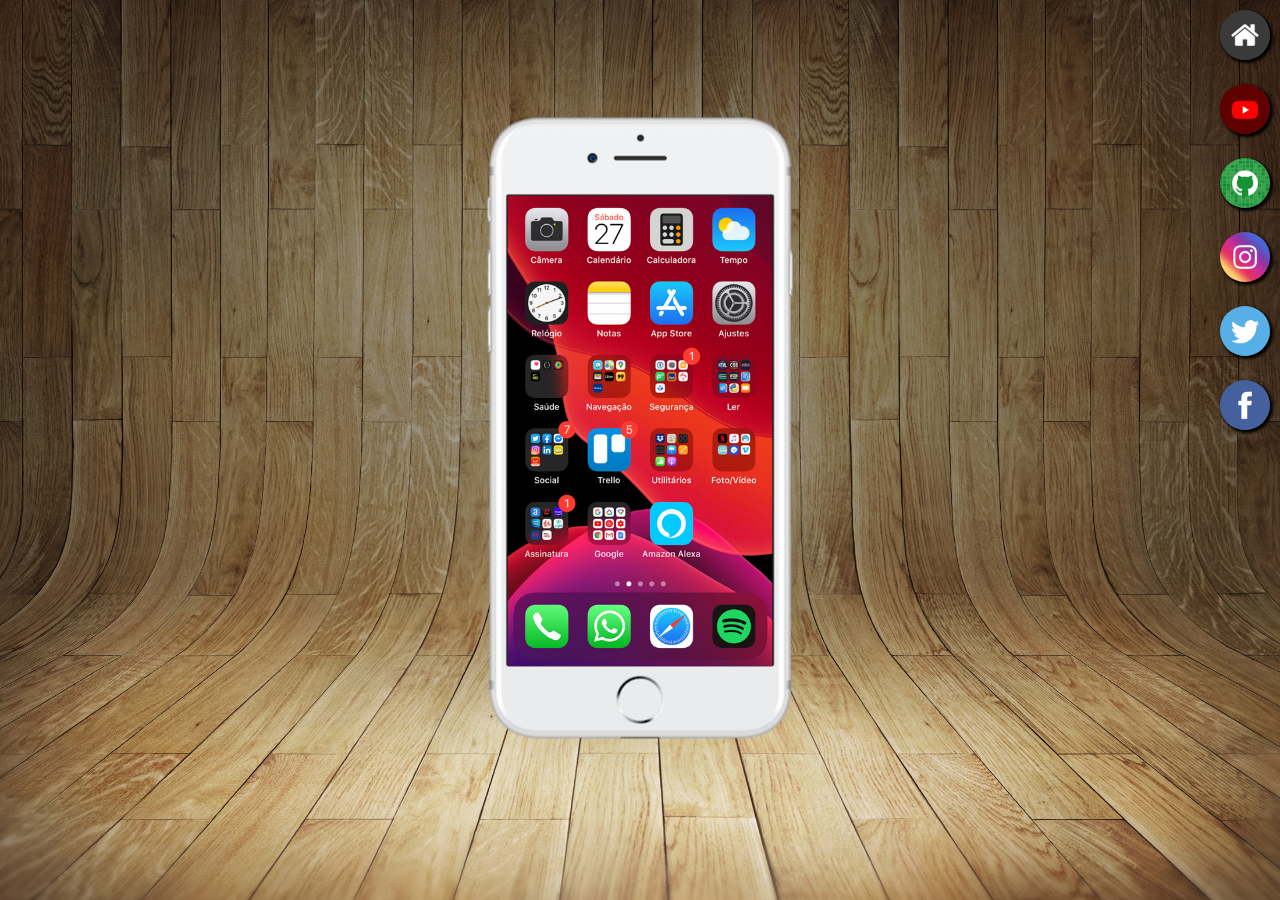
<file: index.html>
<!DOCTYPE html>
<html lang="pt-br">
<head>
    <meta charset="UTF-8">
    <meta name="viewport" content="width=device-width, initial-scale=1.0">
    <link rel="shortcut icon" href="cross.ico" type="image/x-icon">
    <link rel="stylesheet" href="style.css">
    <title>Projeto Sociais</title>

</head>
<body>
    <main>
        <section id="telefone">
            <iframe src="home.html" frameborder="0" name="tela" id="tela">

            </iframe>
        </section>
        <section id="redes-sociais">
            <a href="home.html" target="tela"><img src="imagens/logo-home.jpg" alt="home"></a> <br>
            <a href="youtube.html" target="tela"><img src="imagens/logo-youtube.jpg" alt="youtube"></a> <br>
            <a href="#" target="tela"><img src="imagens/logo-github.jpg" alt="github"></a> <br>
            <a href="#" target="tela"><img src="imagens/logo-instagram.jpg" alt="instagram"></a> <br>
            <a href="twitter.html" target="tela"><img src="imagens/logo-twitter.jpg" alt="twitter"></a> <br>
            <a href="facebook.html" target="tela"><img src="imagens/logo-facebook.jpg" alt="facebook"></a>
        </section>
    </main>
</body>
</html>
</file>
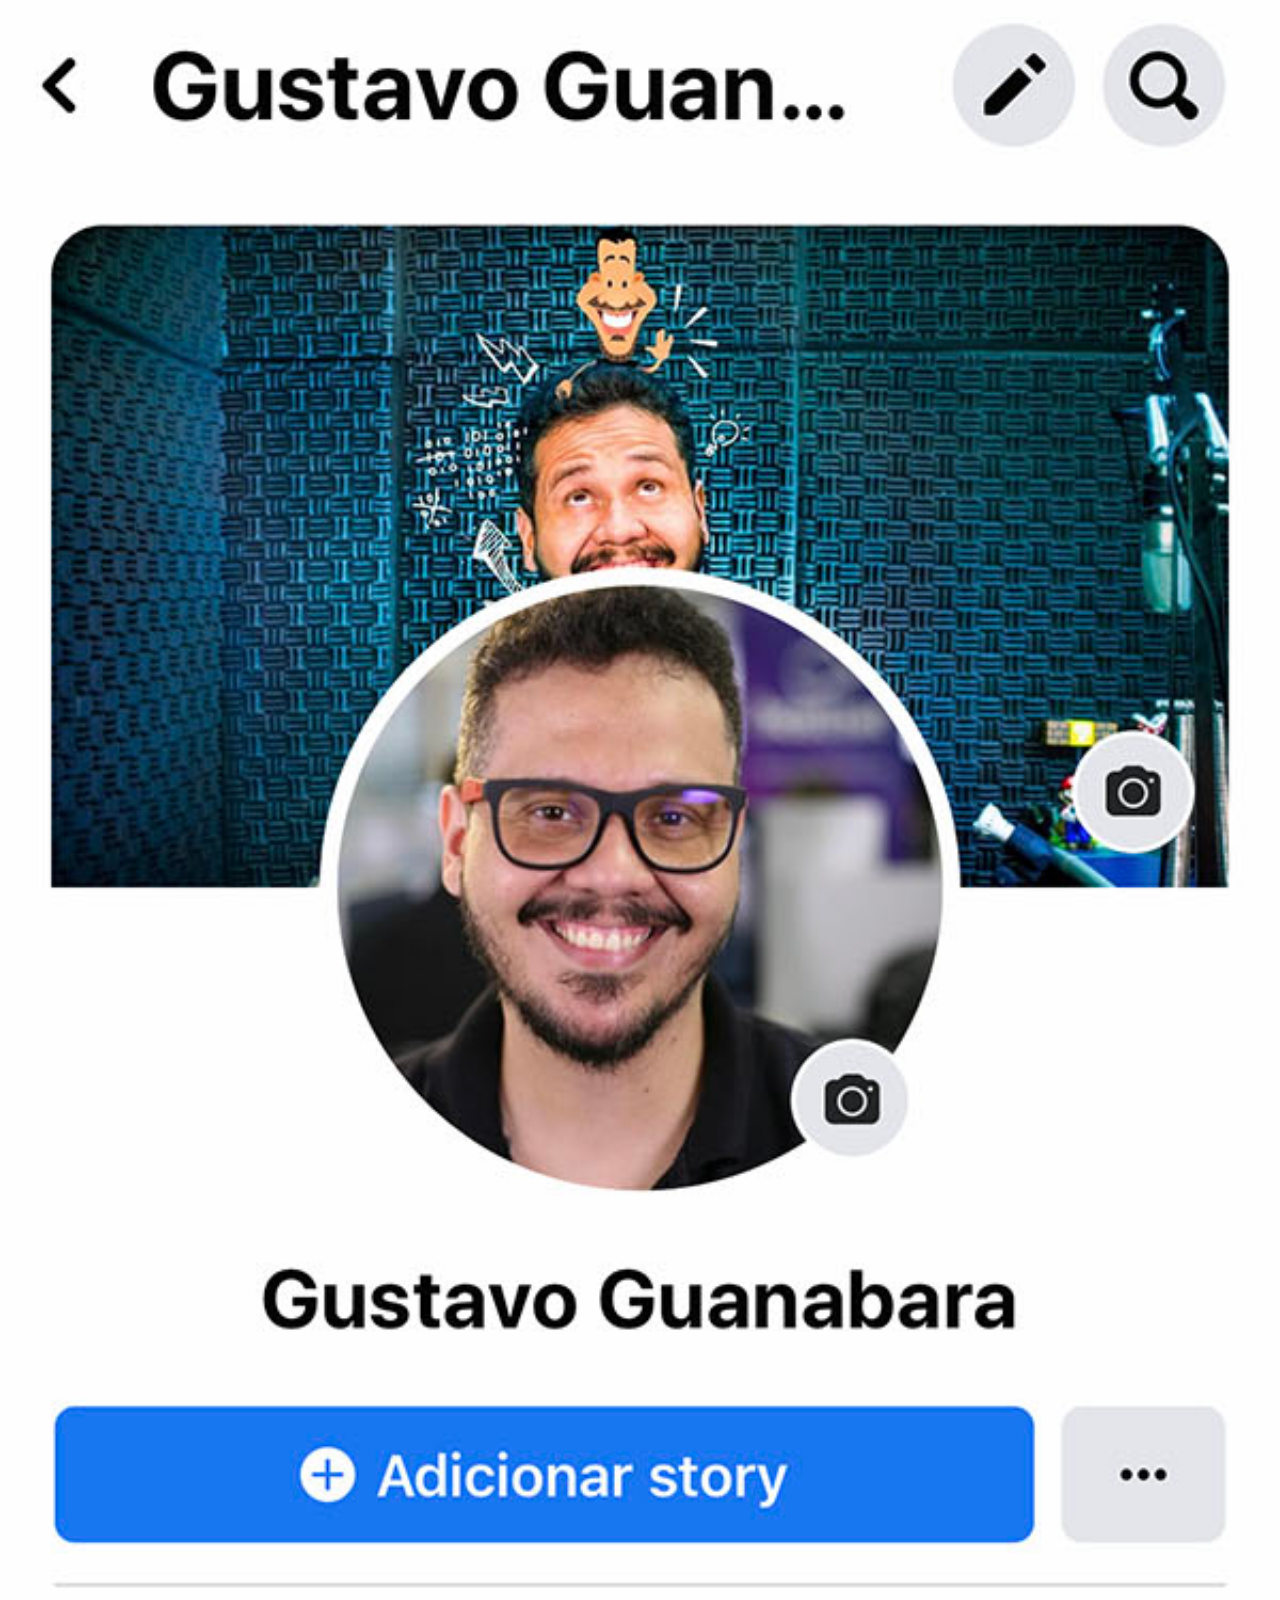
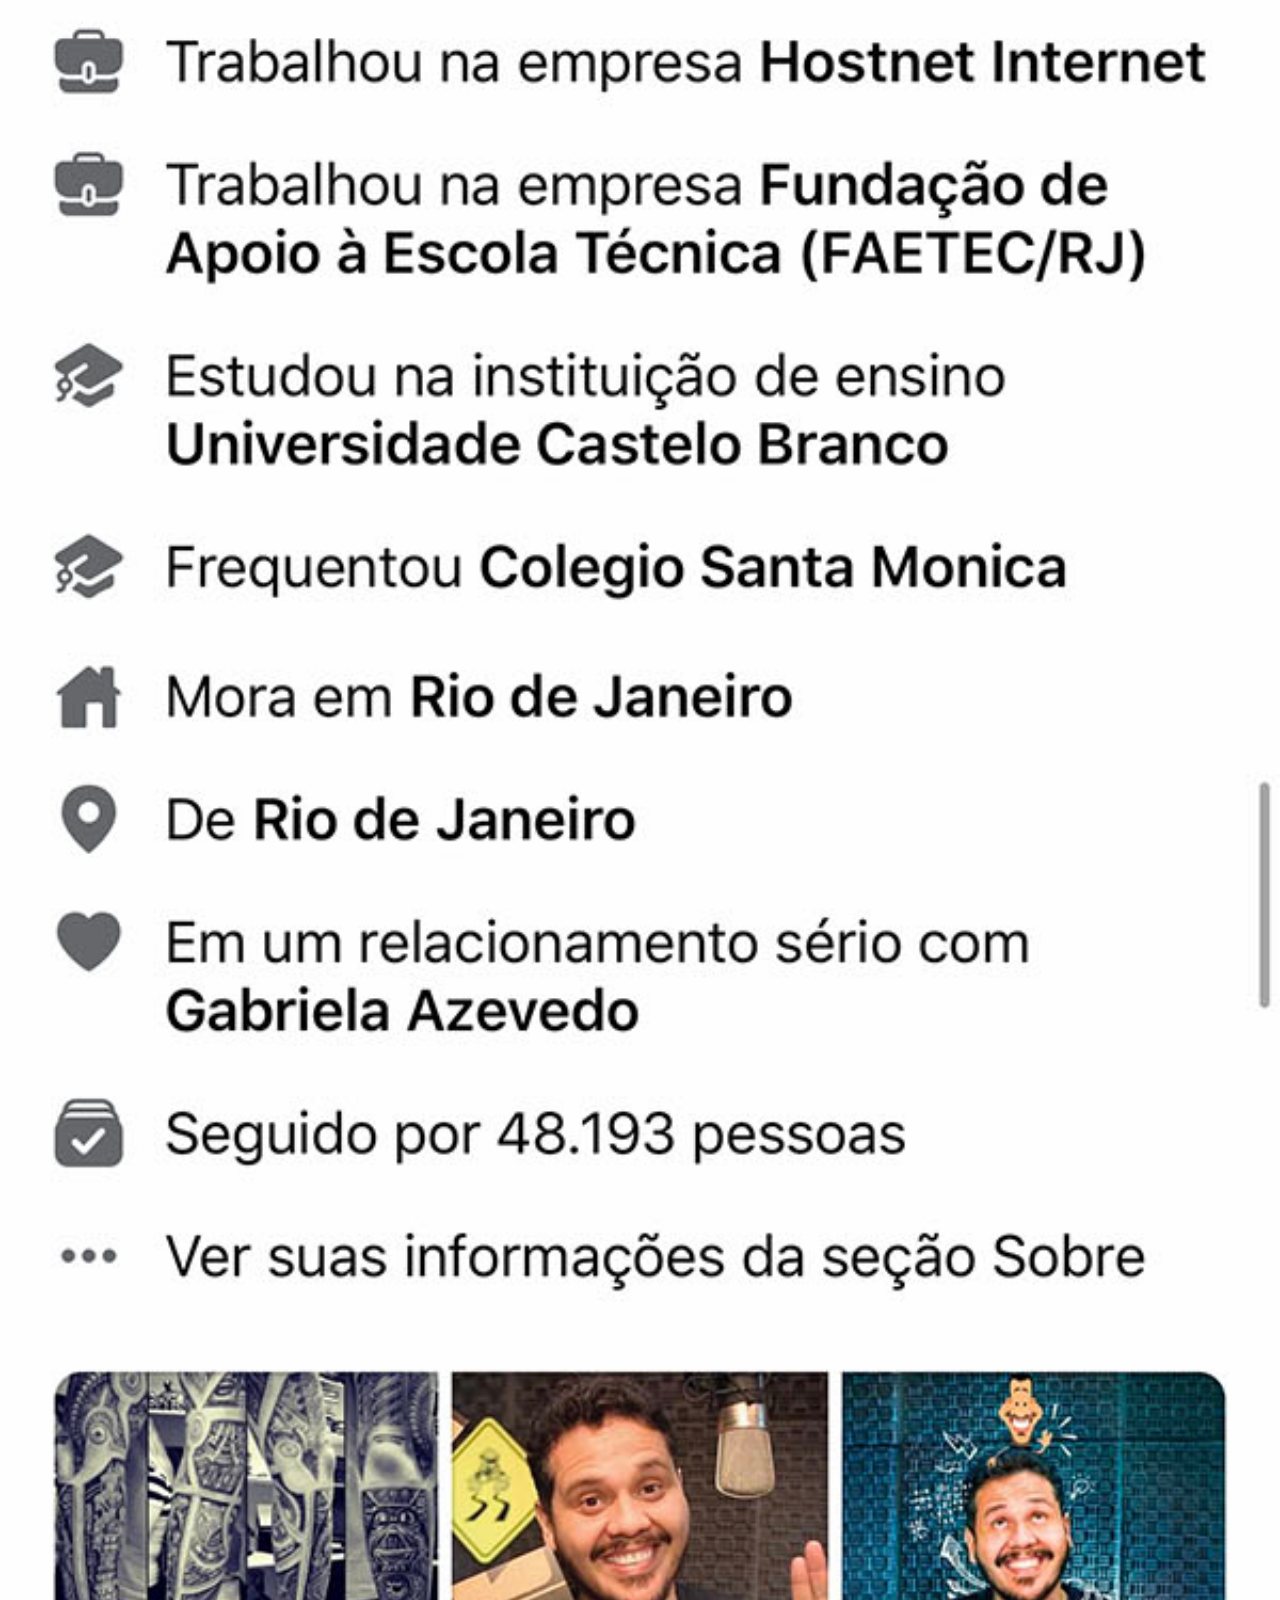
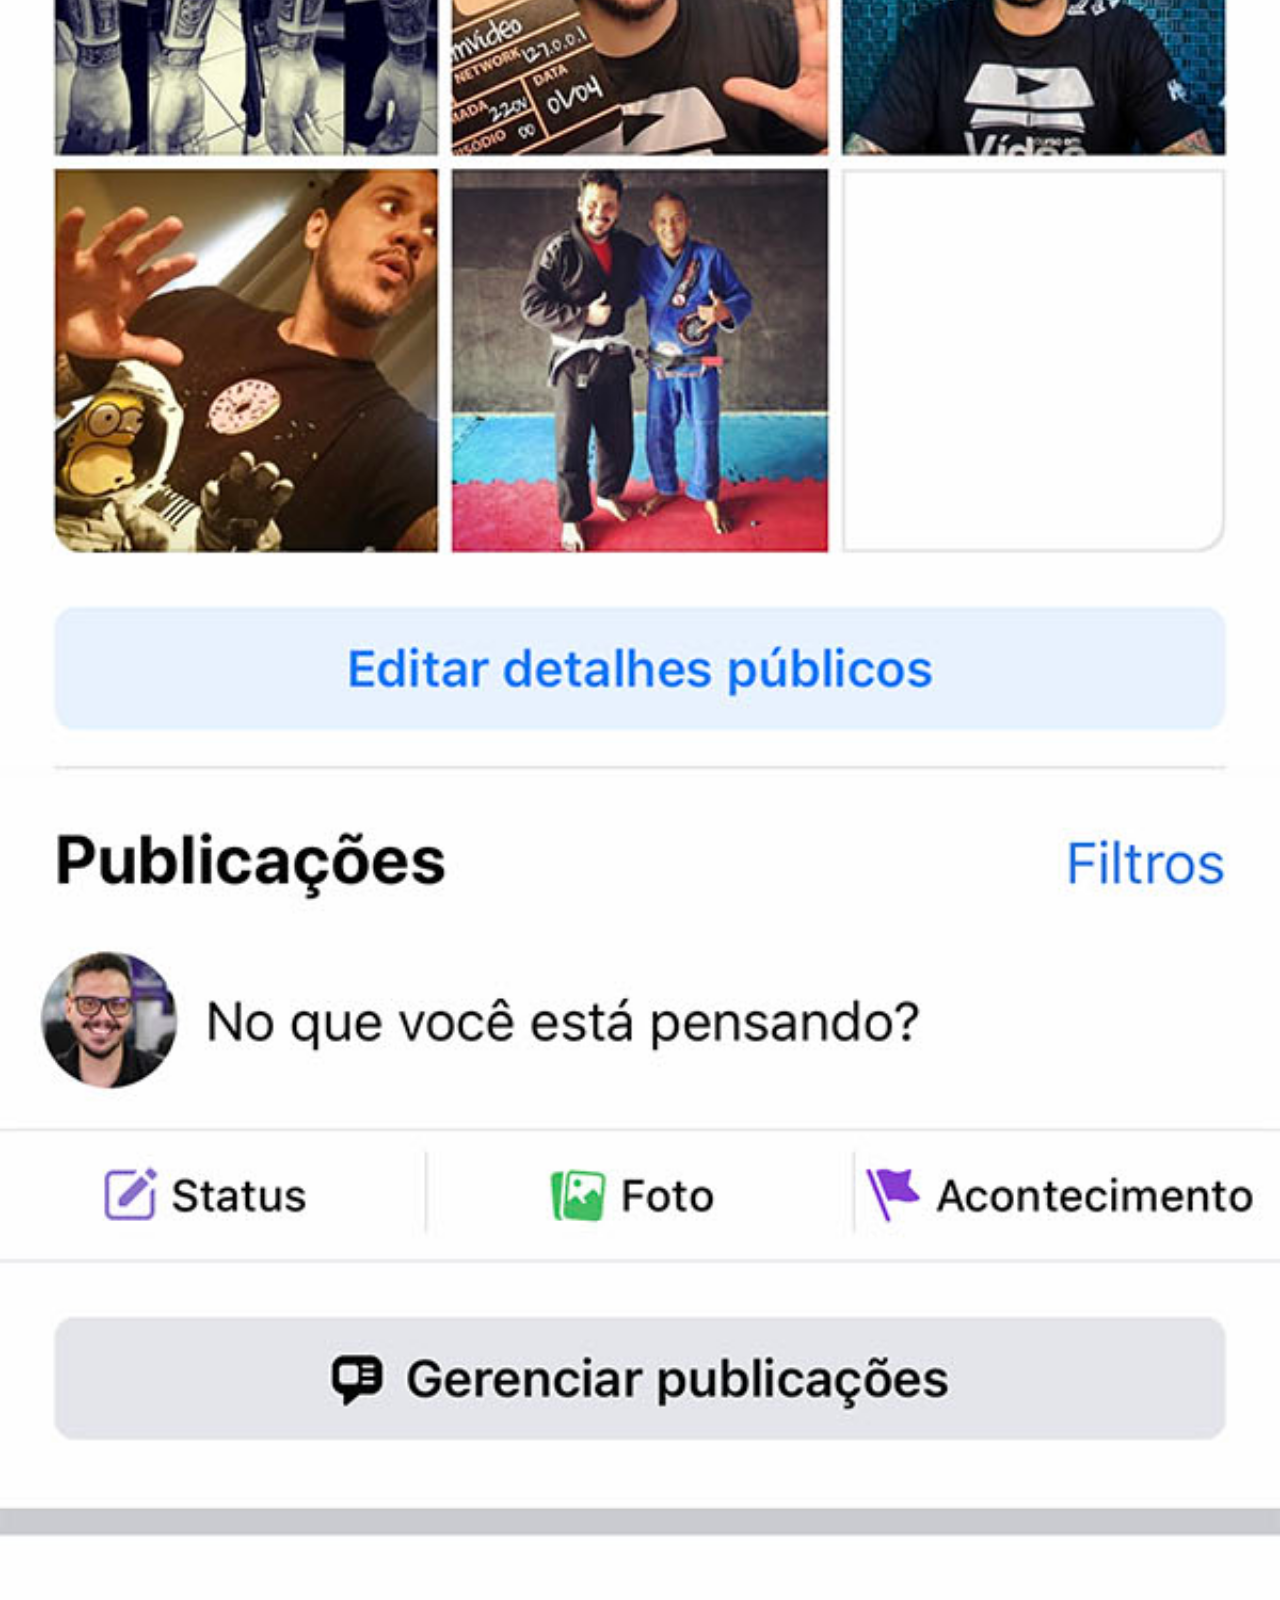
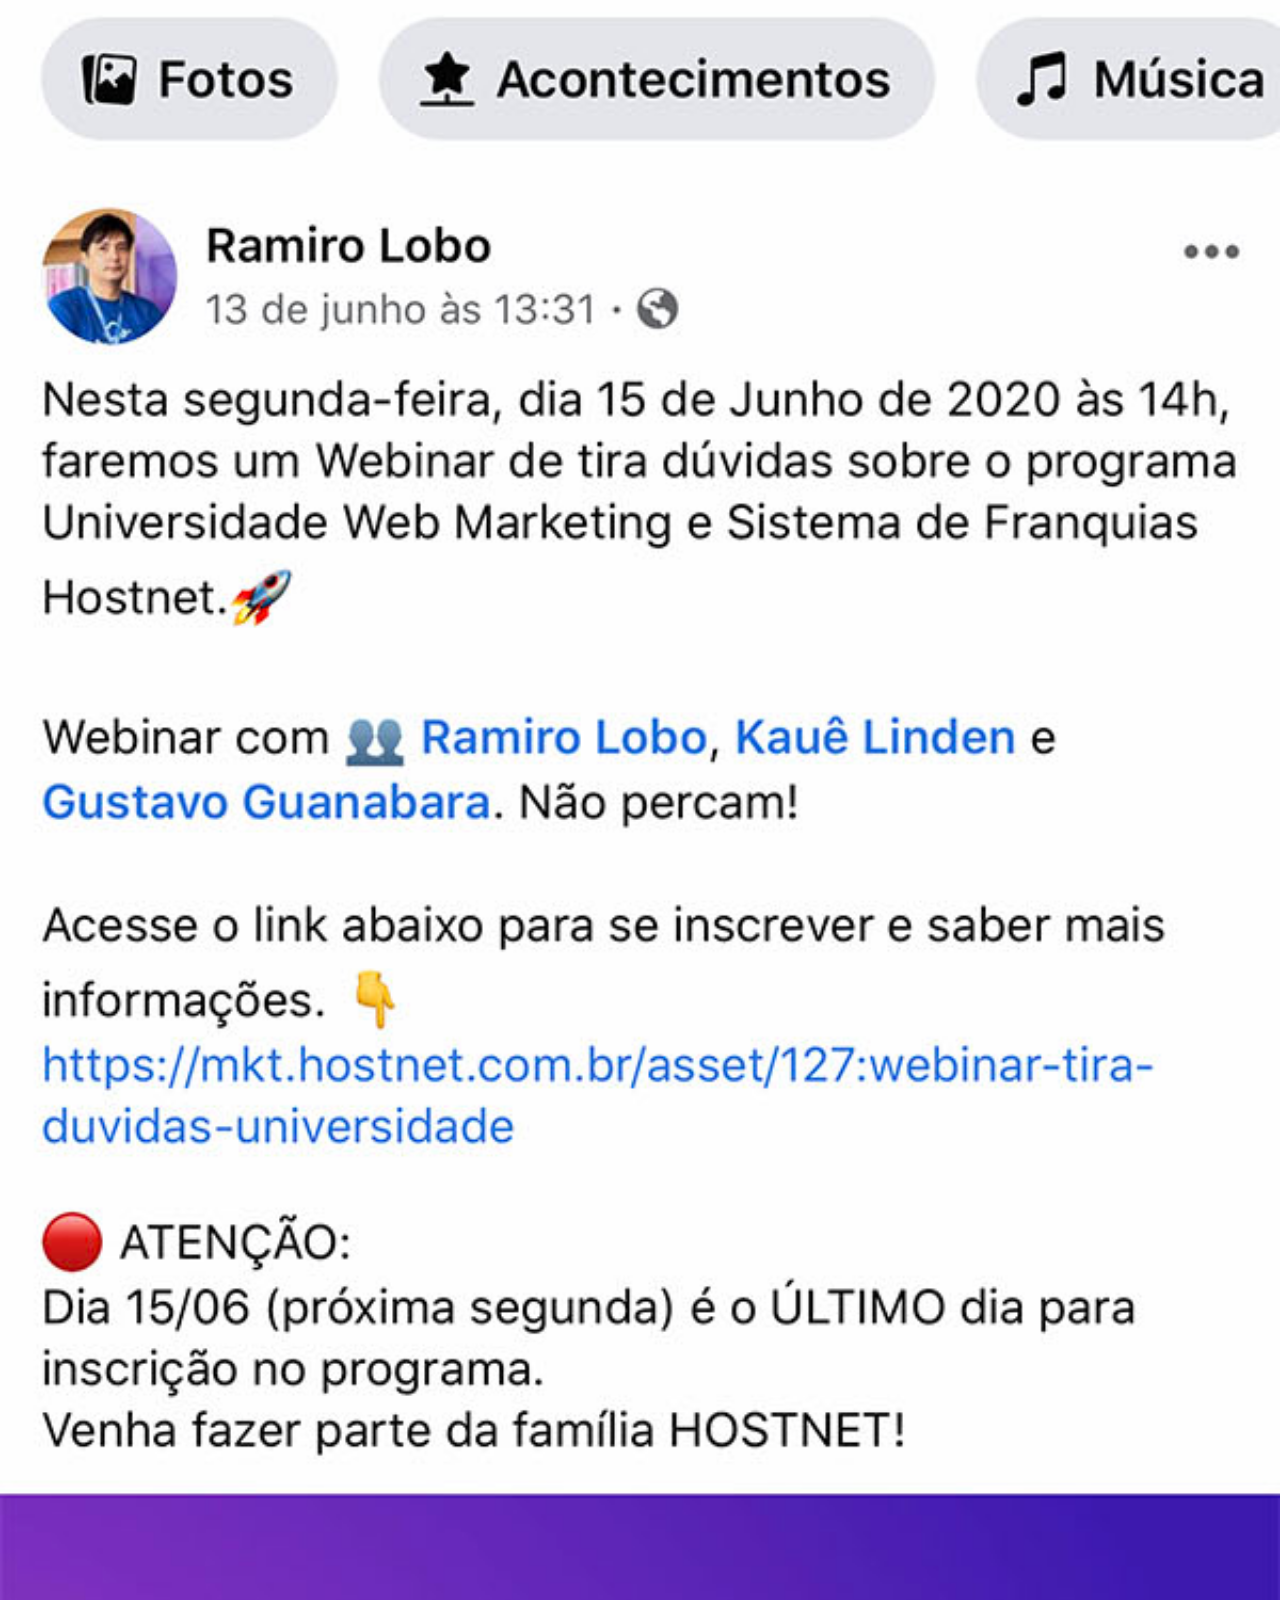
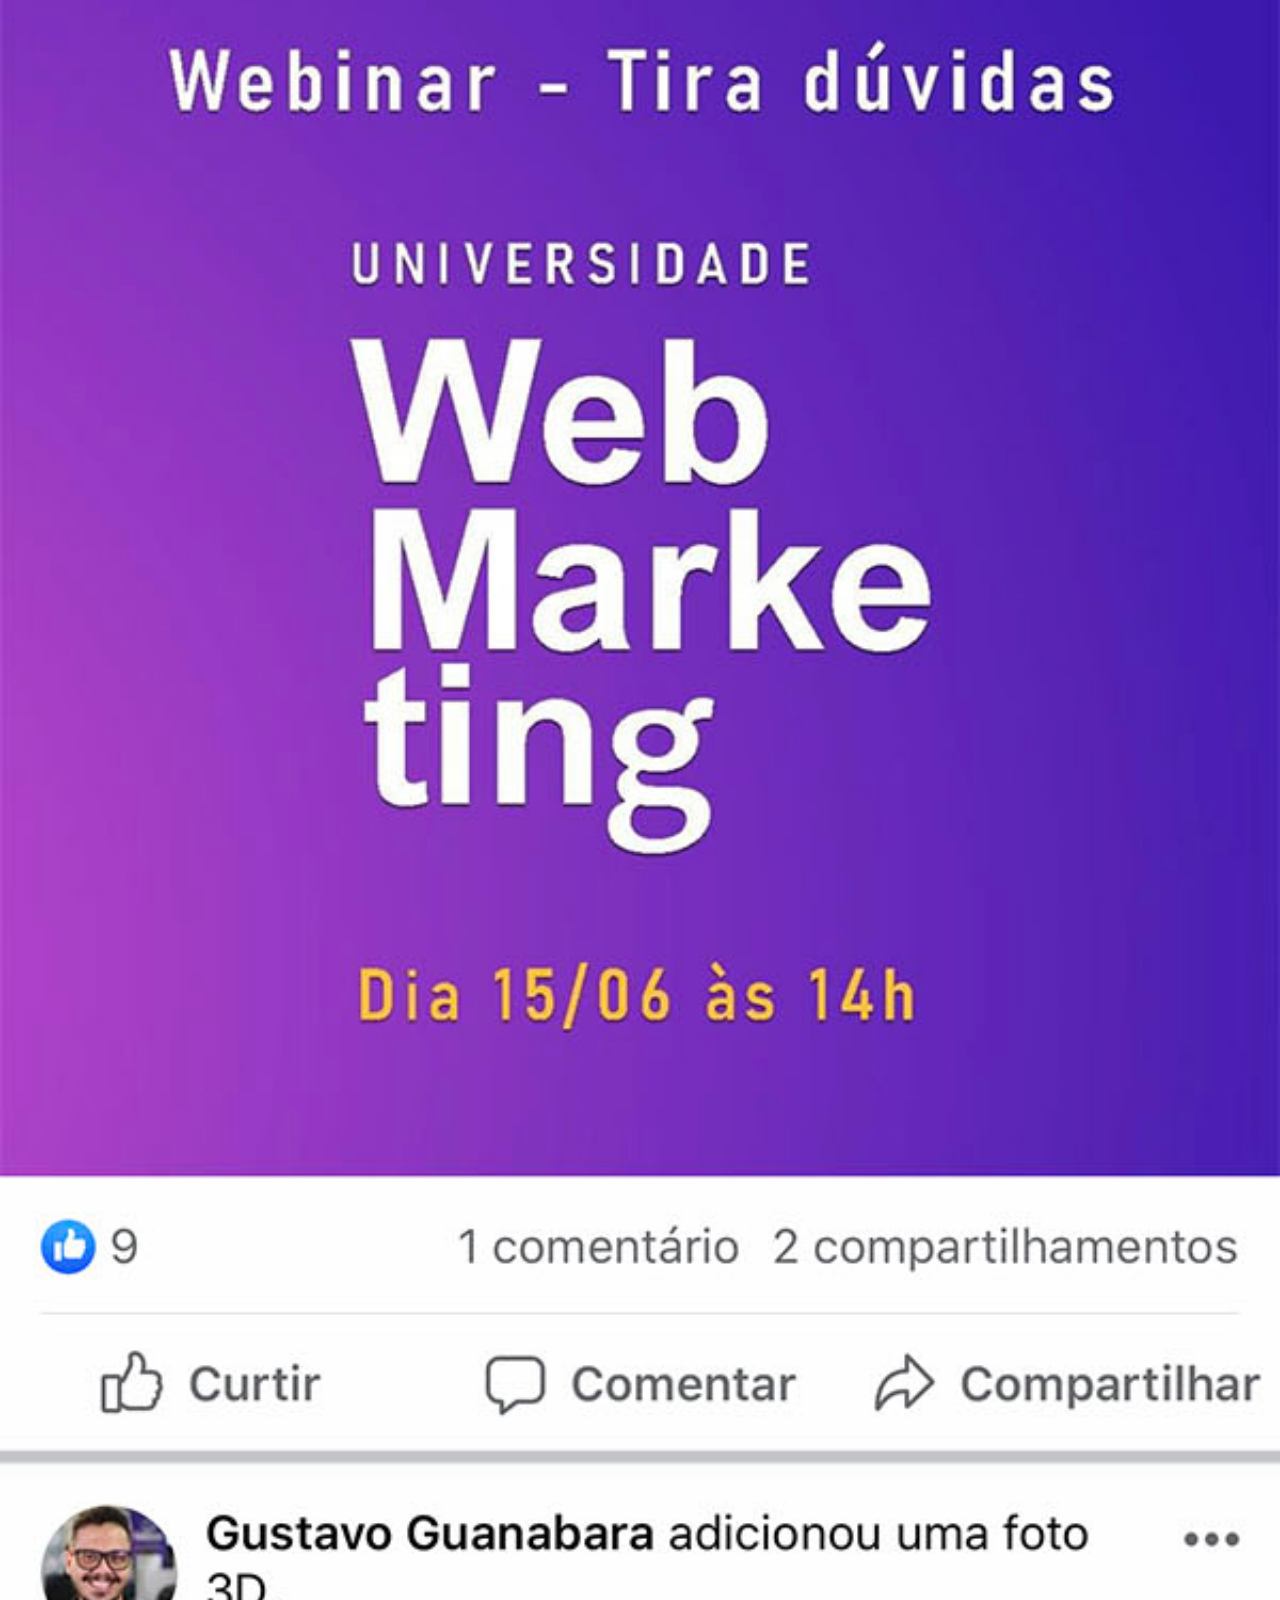
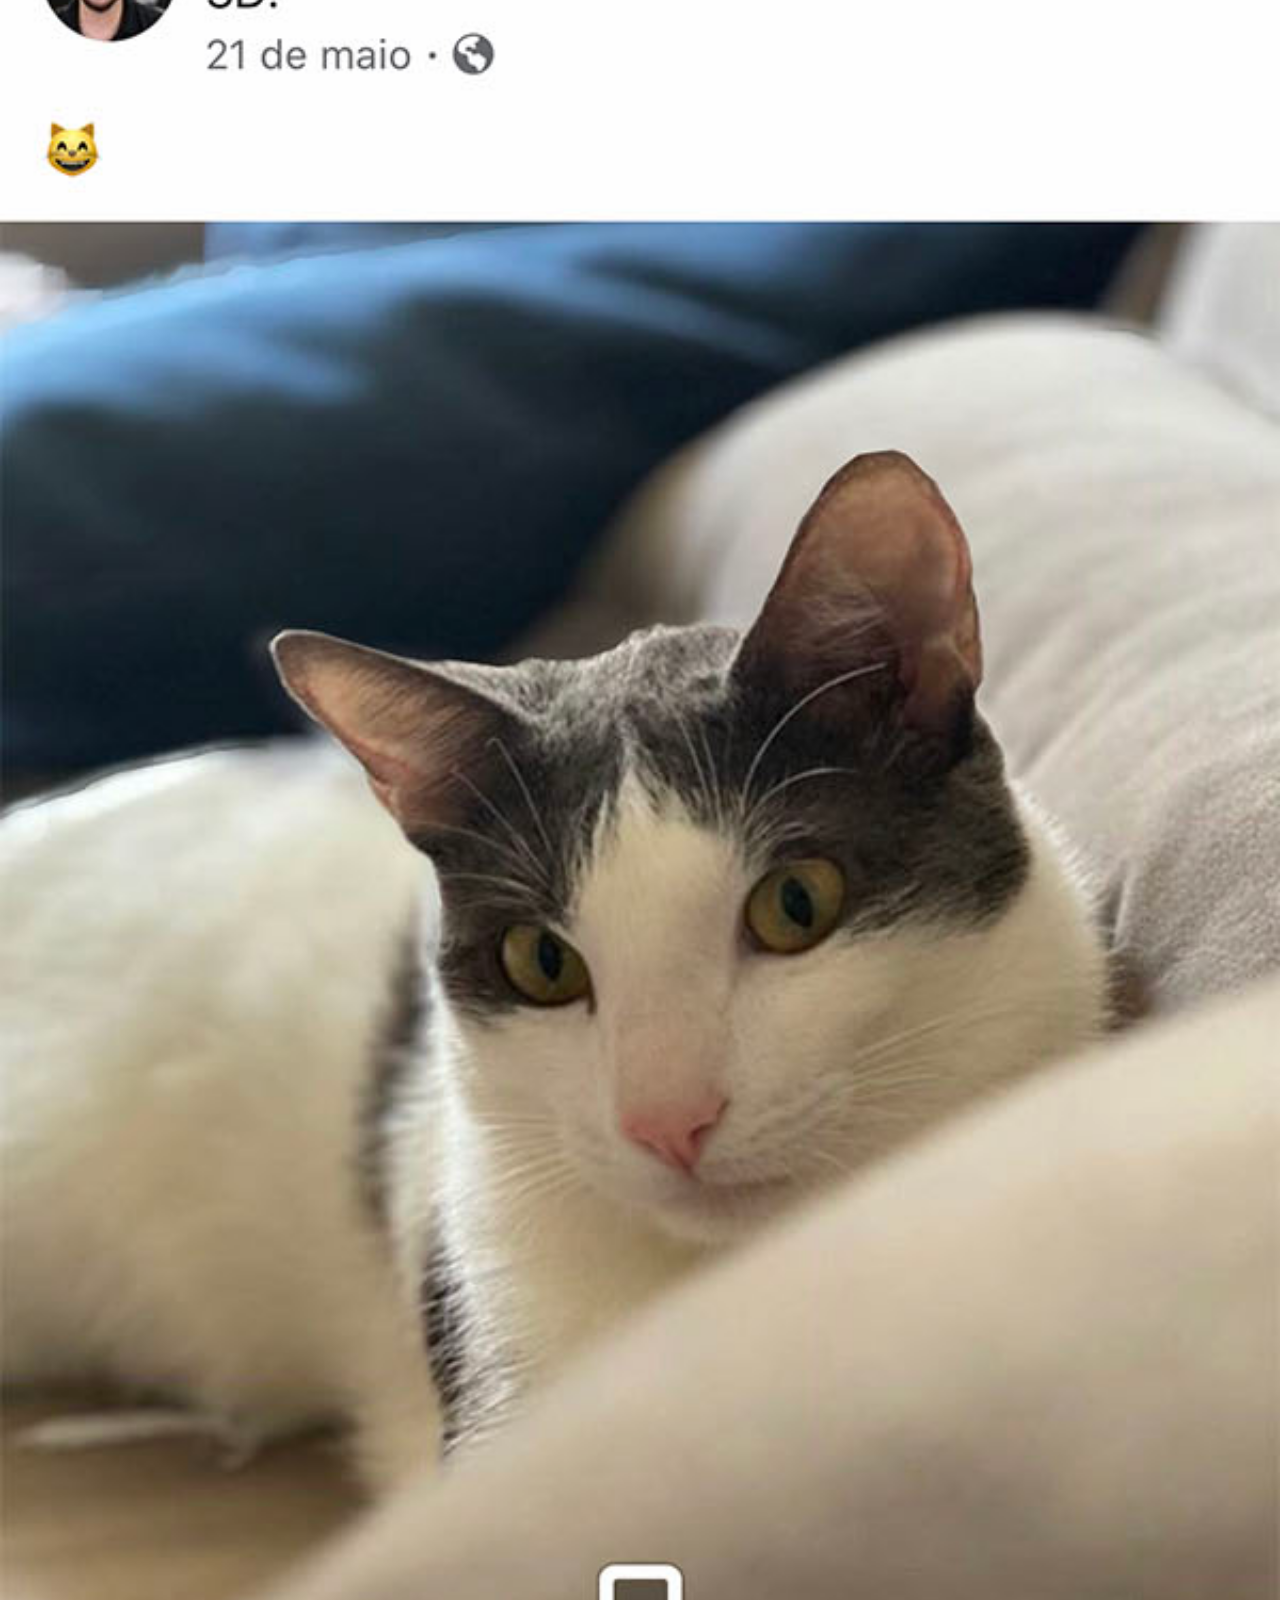
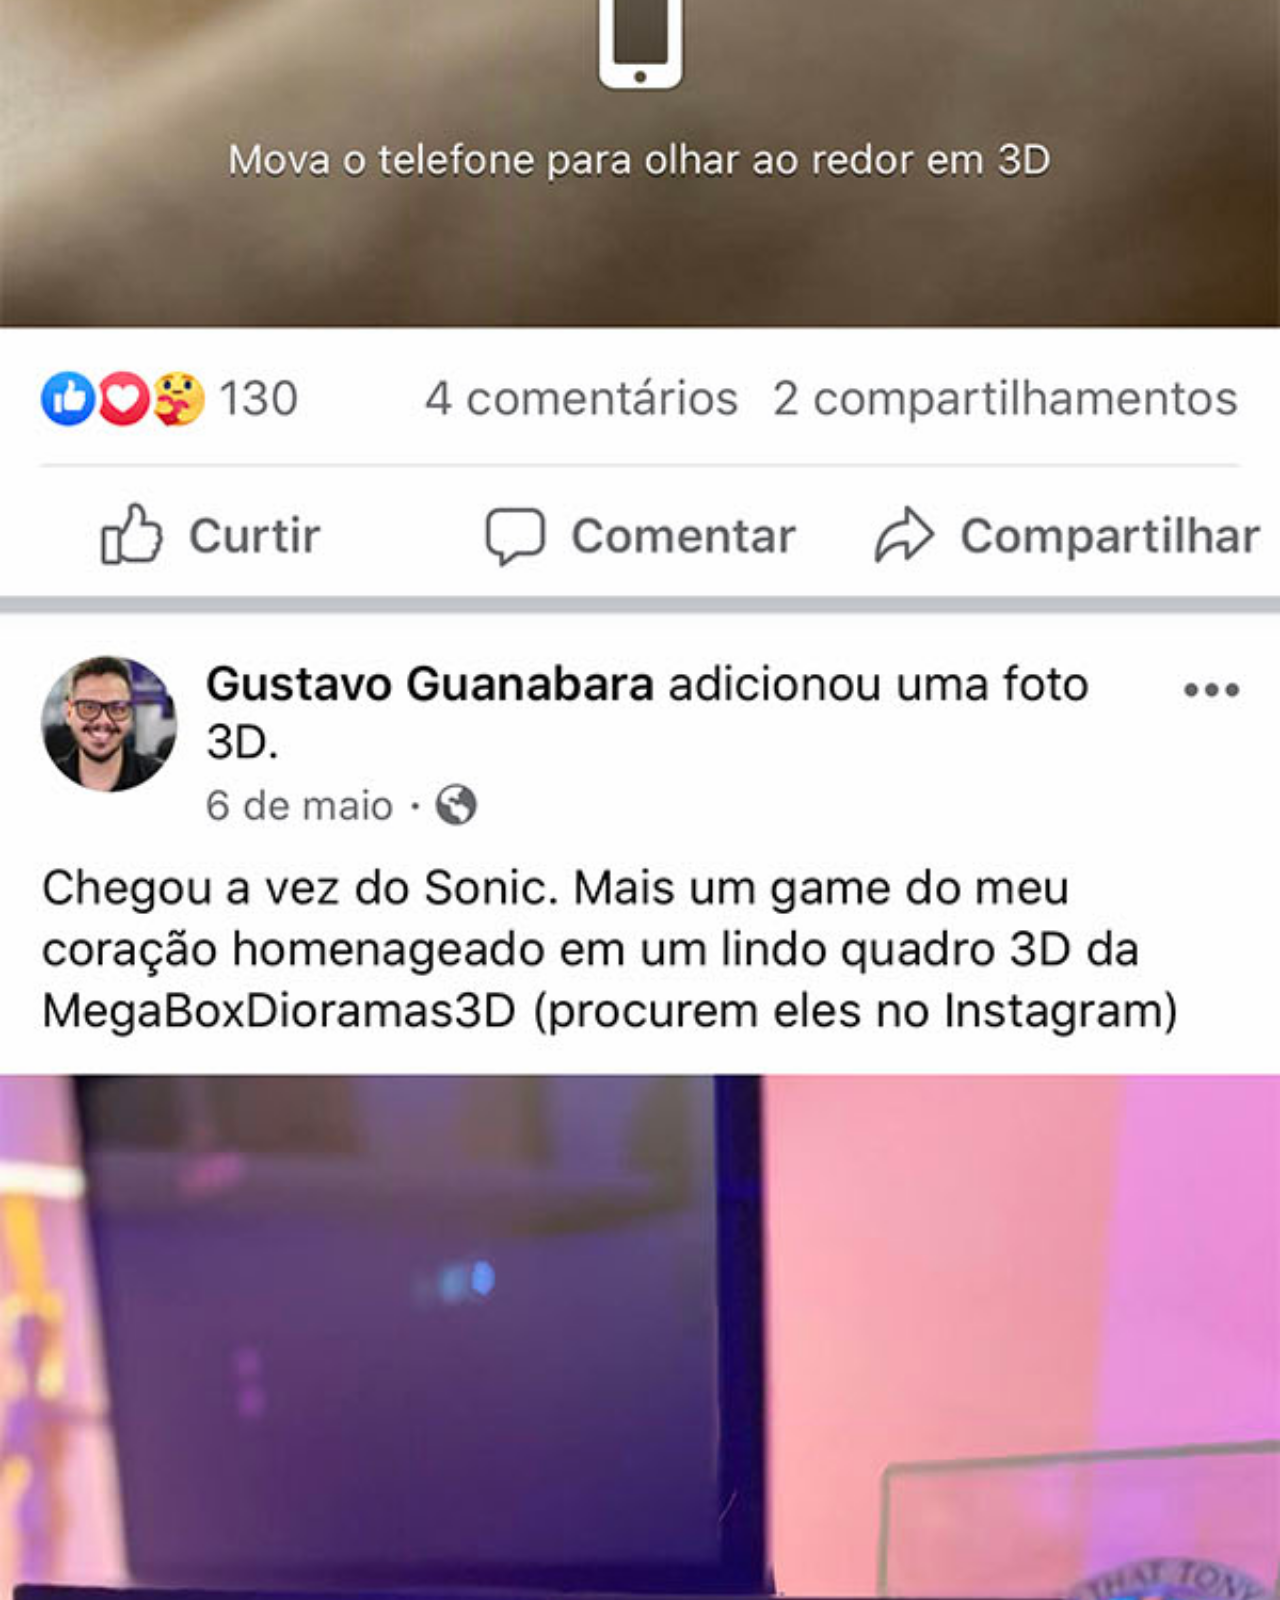
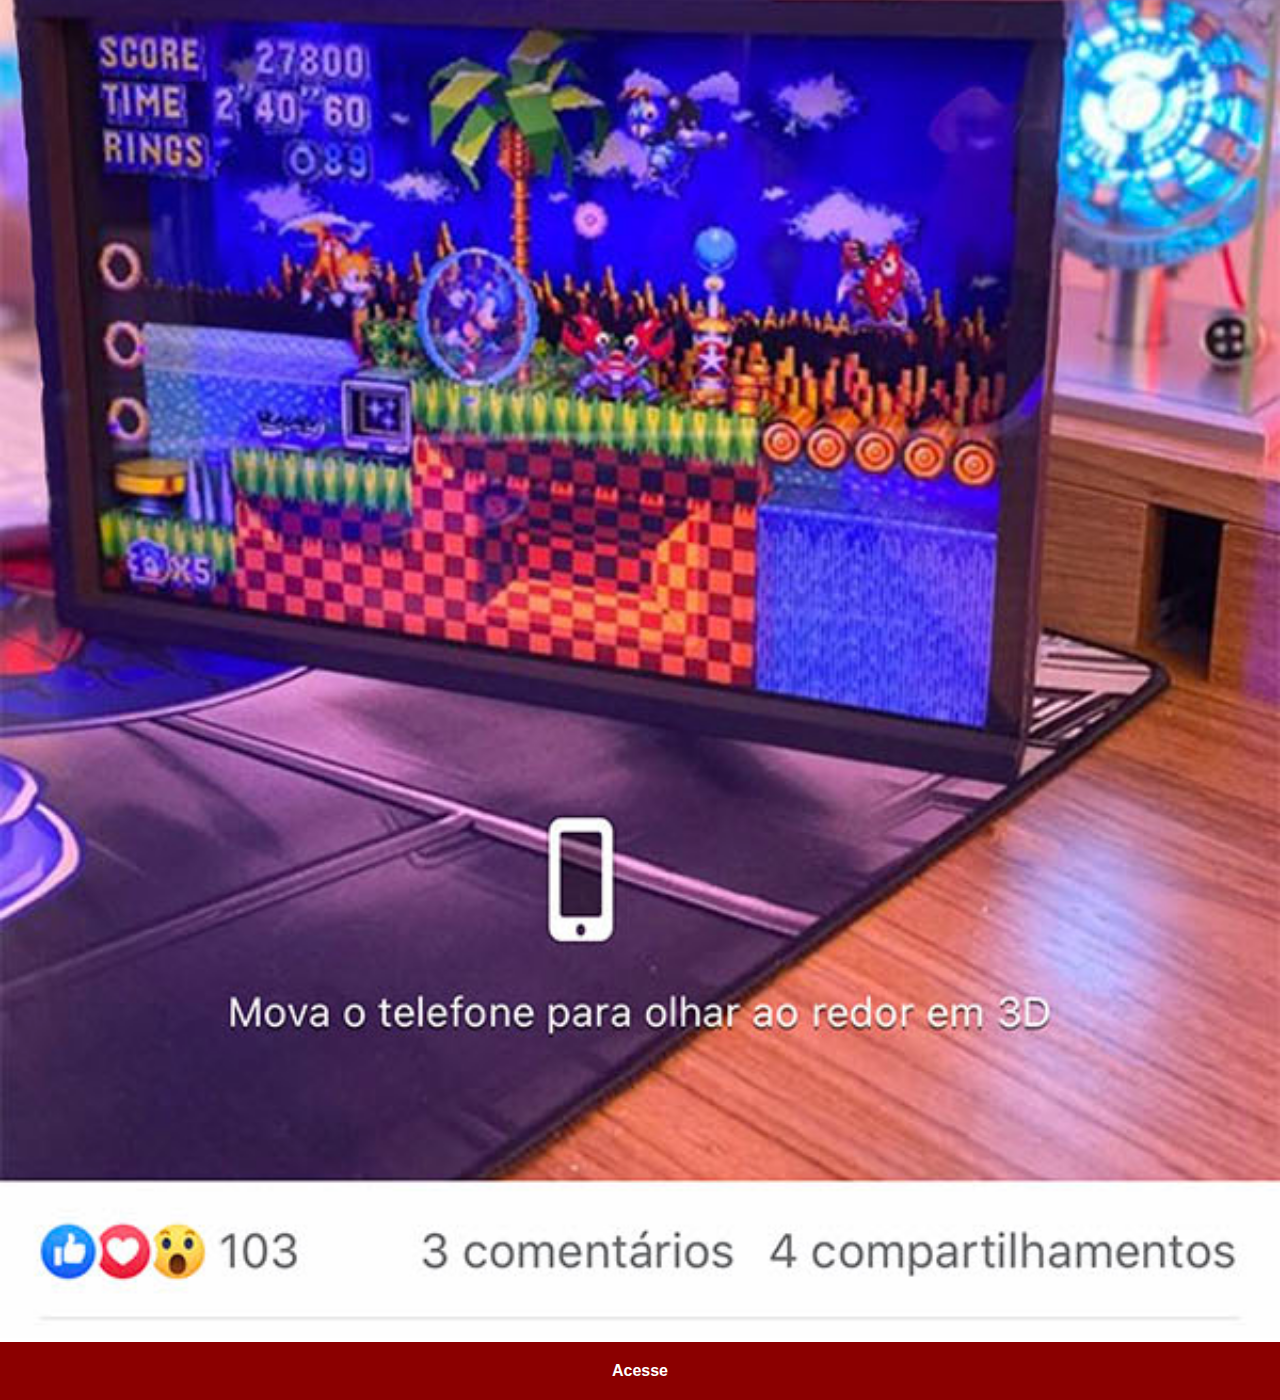
<file: facebook.html>
<!DOCTYPE html>
<html lang="pt-br">
<head>
    <meta charset="UTF-8">
    <meta name="viewport" content="width=device-width, initial-scale=1.0">
    <link rel="shortcut icon" href="cross.ico" type="image/x-icon">
    <link rel="stylesheet" href="social.css">
    <title>Facebook</title>
    
</head>
<body>
    <img src="imagens/tela-facebook.jpg" alt="facebook">
    <a href="https://www.facebook.com/" target="_blank" rel="external">Acesse</a>
</body>
</html>
</file>
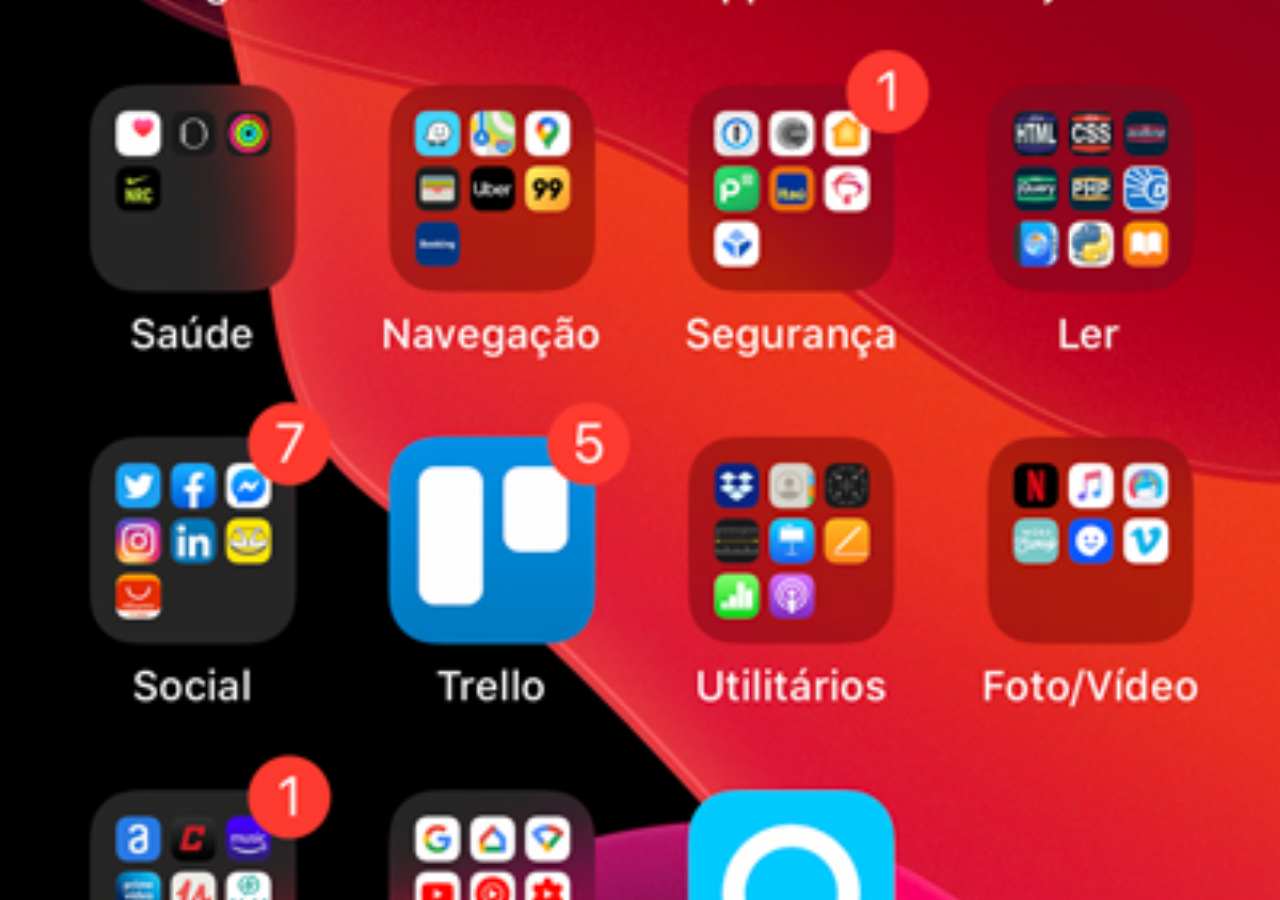
<file: home.html>
<!DOCTYPE html>
<html lang="pt-br">
<head>
    <meta charset="UTF-8">
    <meta name="viewport" content="width=device-width, initial-scale=1.0">
    <link rel="shortcut icon" href="cross.ico" type="image/x-icon">
    <title>Home</title>
    <style>
        * {
            margin: 0px;
            padding: 0px;
        }
        body {
            width: 100vw;
            height: 100vh;
            background-image: url(imagens/tela-home.jpg);
            background-repeat: no-repeat;
            background-position: center;
            background-size: cover;
        }
    </style>
</head>
<body>
    
</body>
</html>
</file>
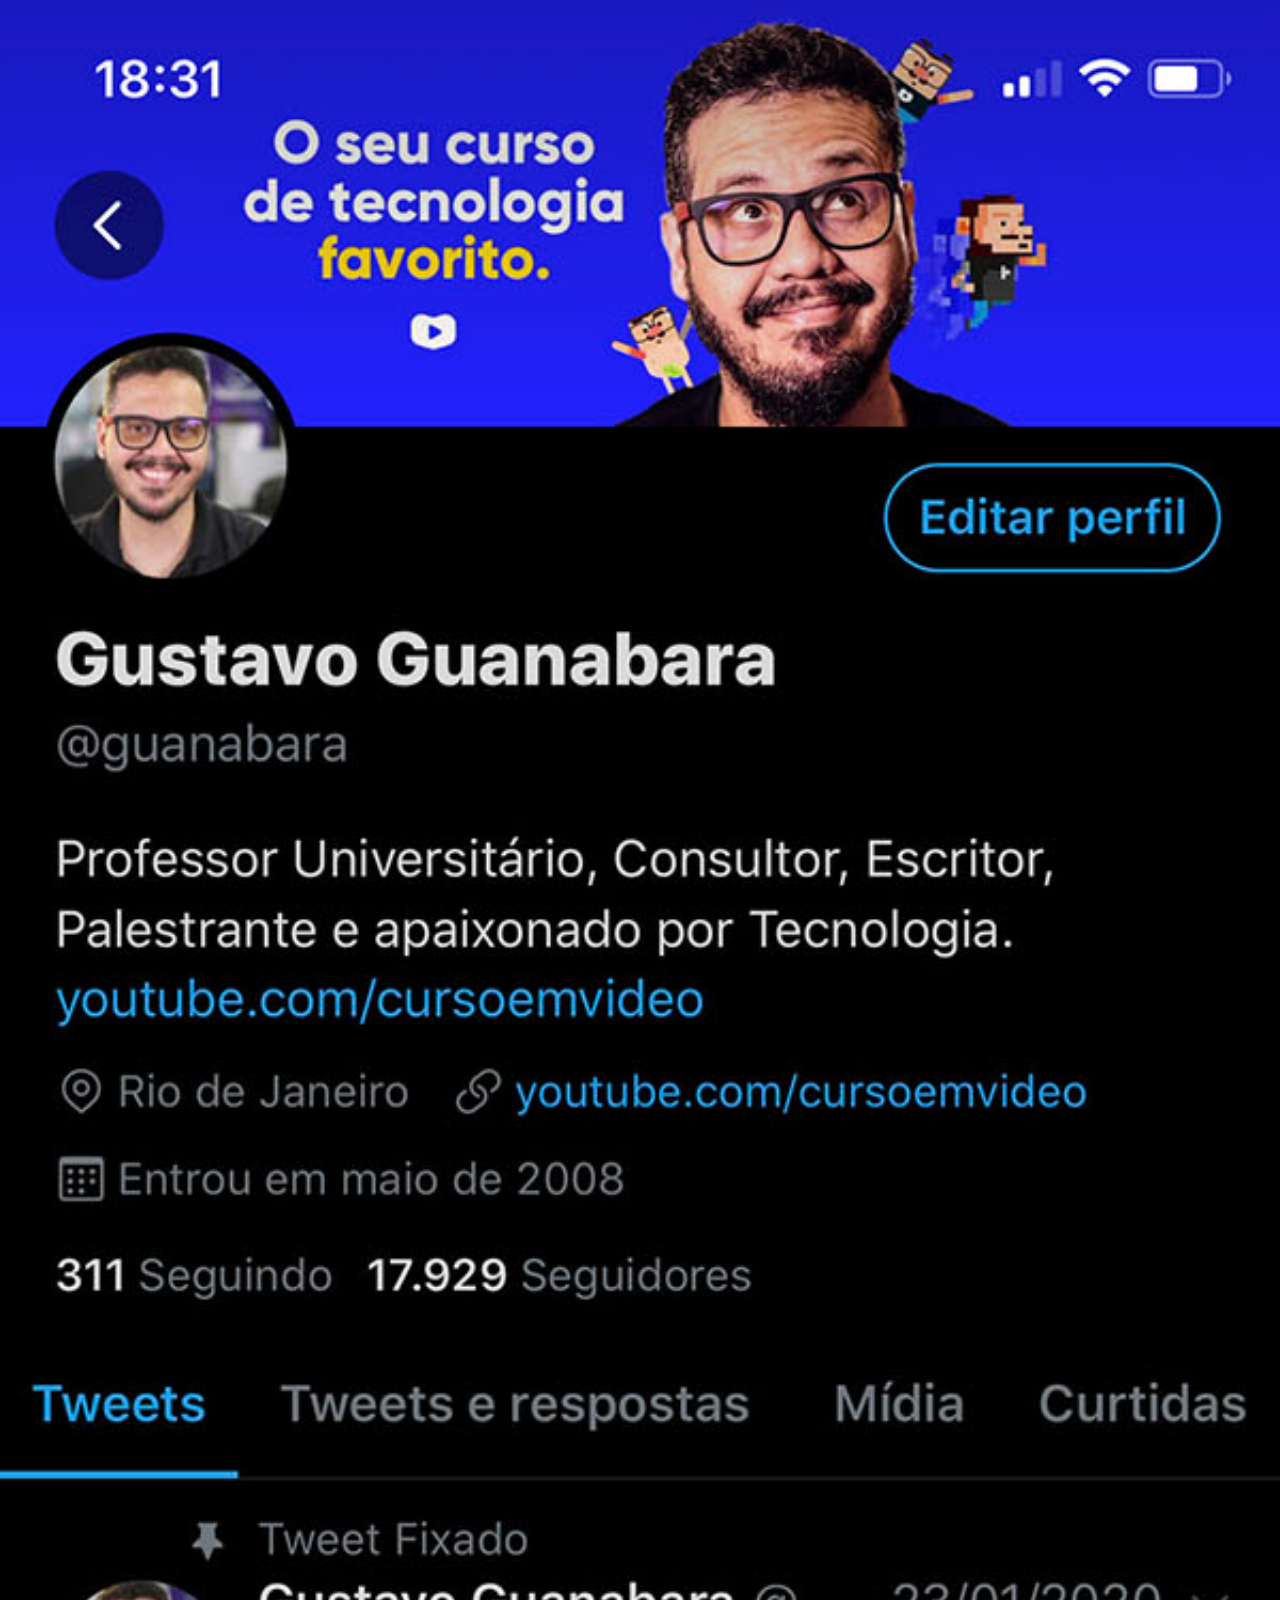
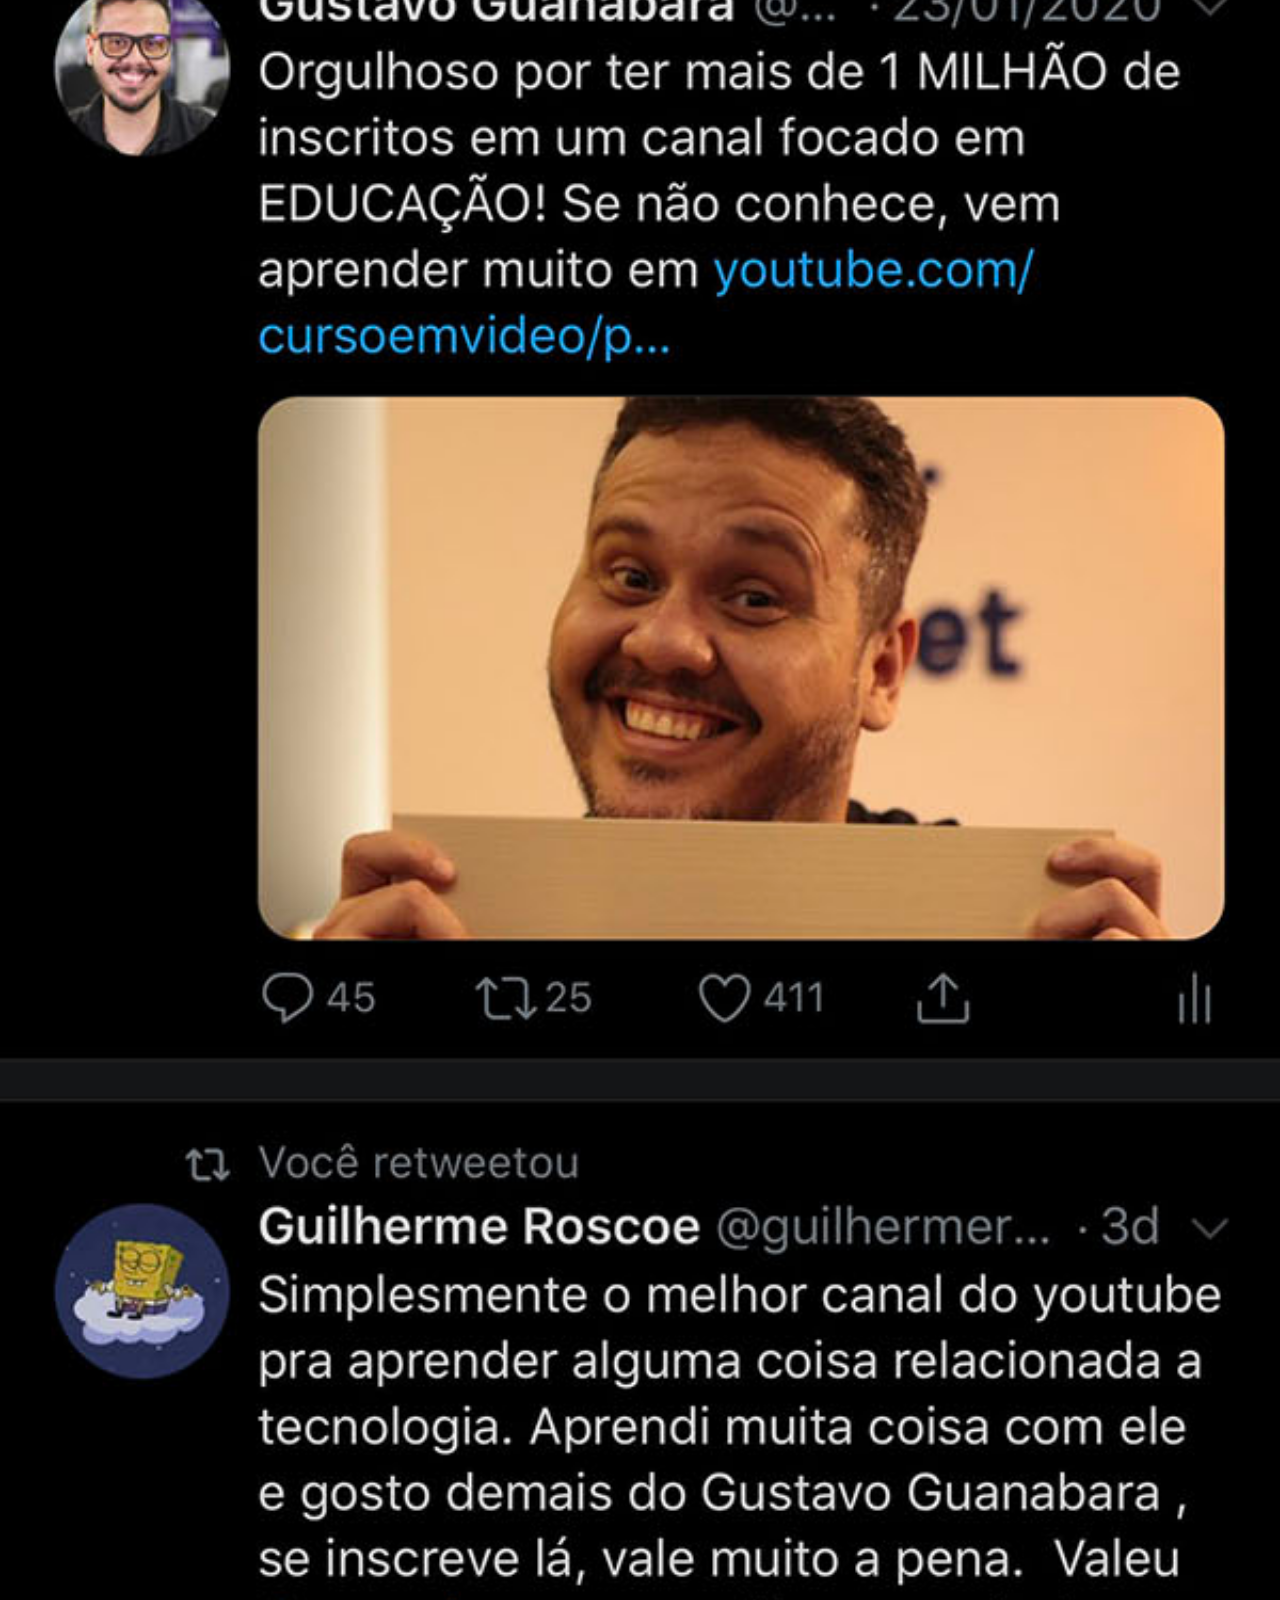
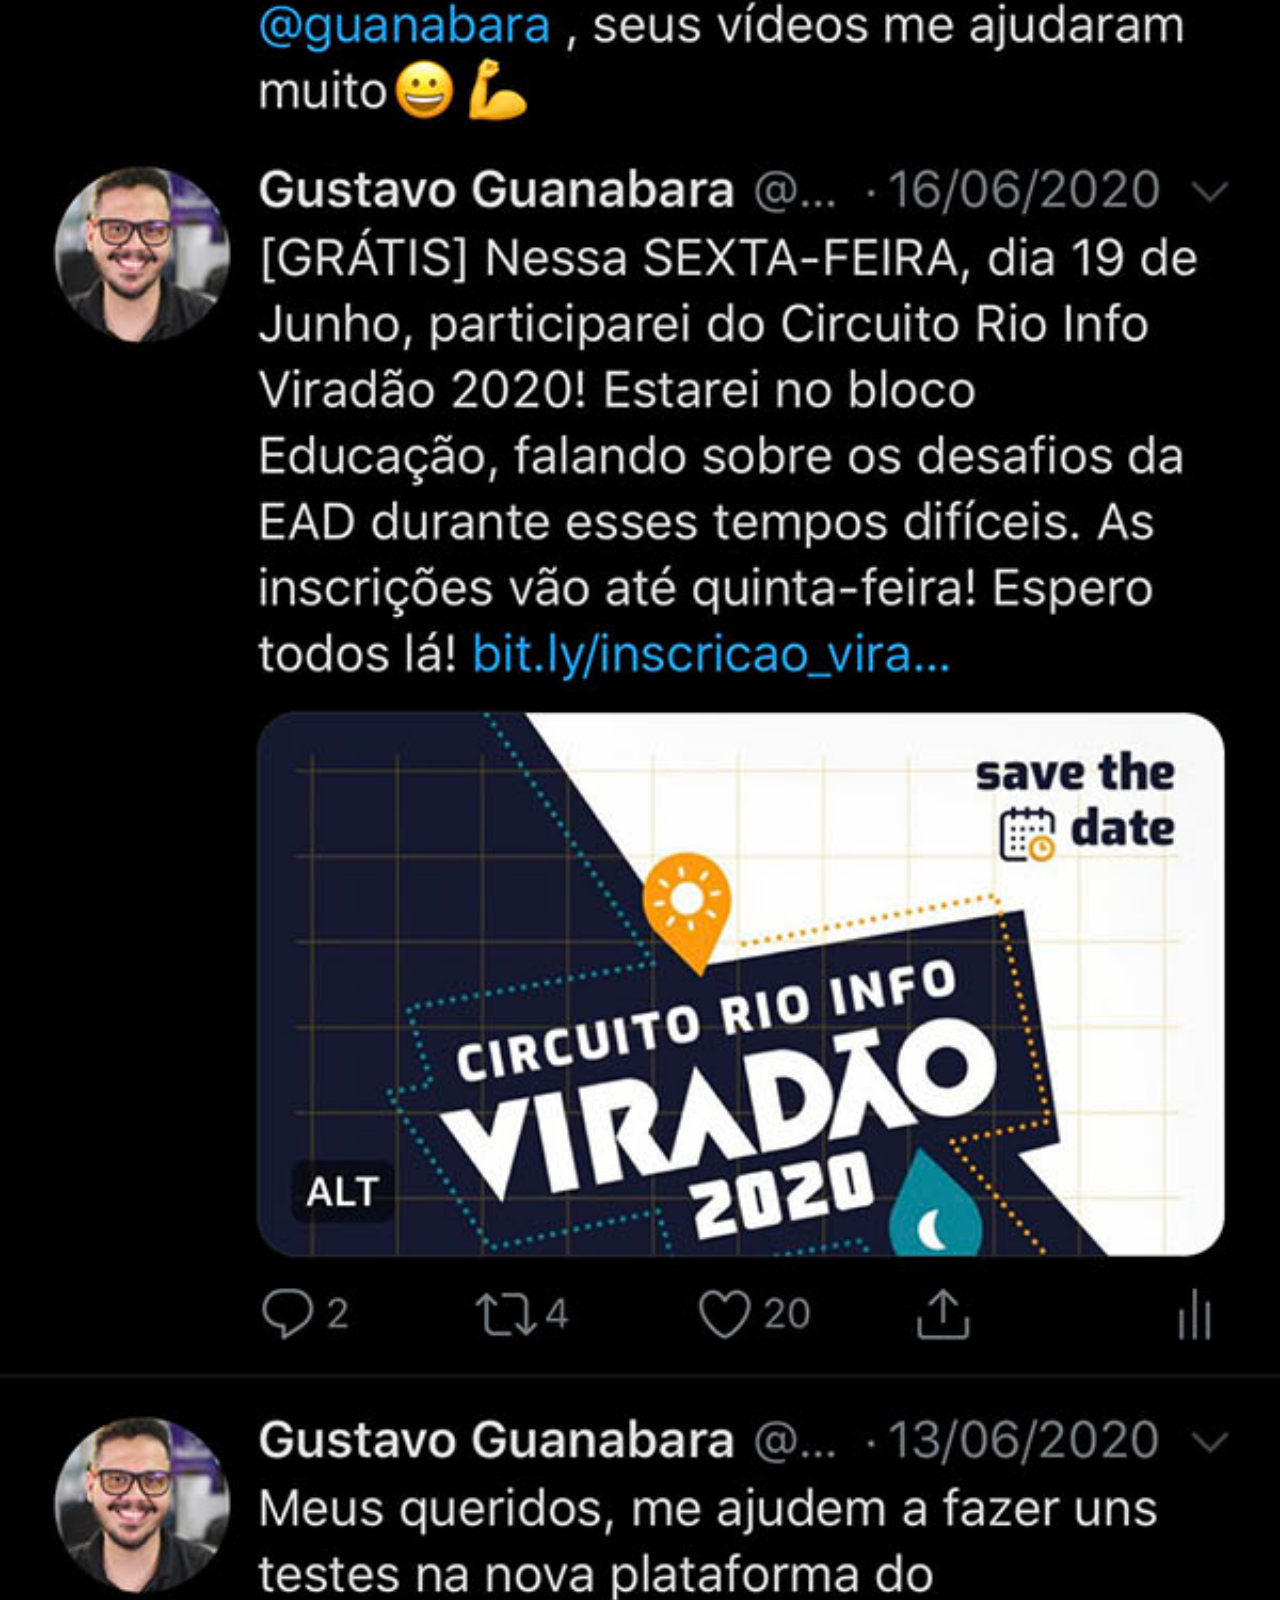
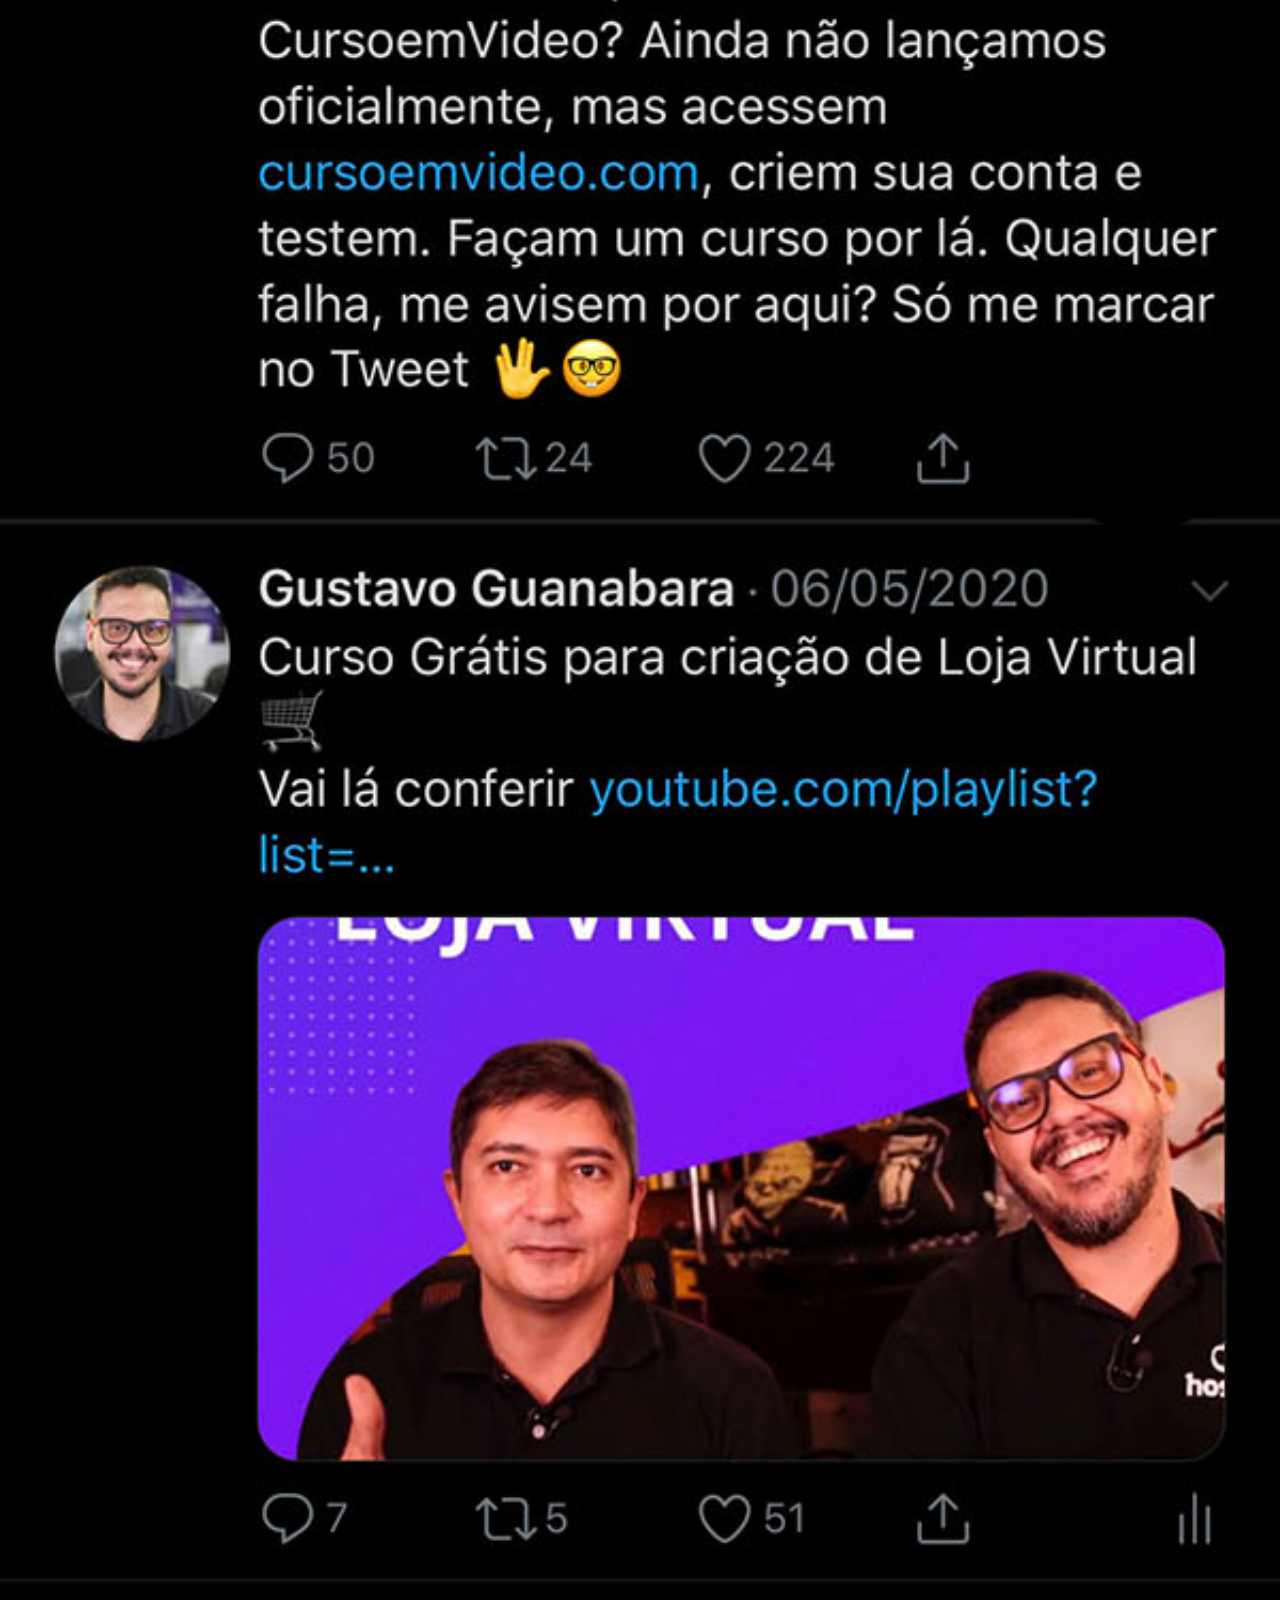
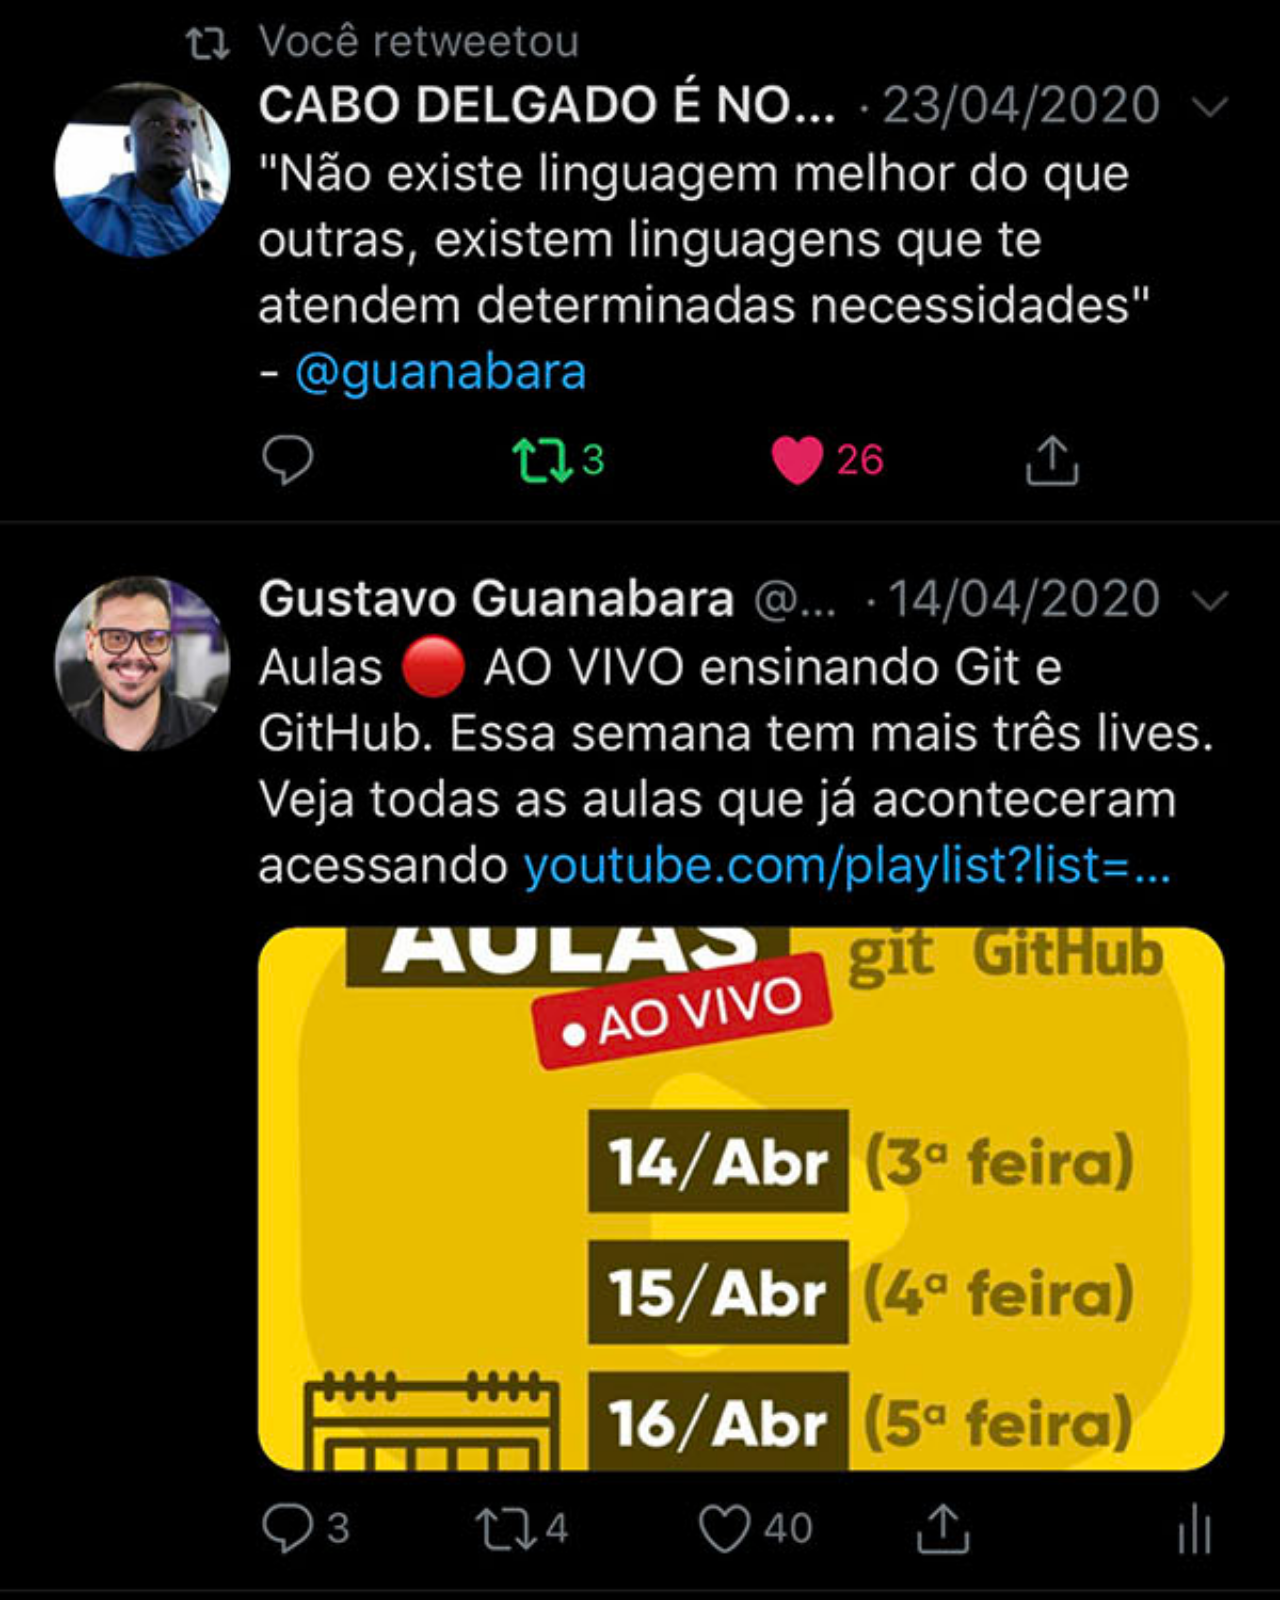
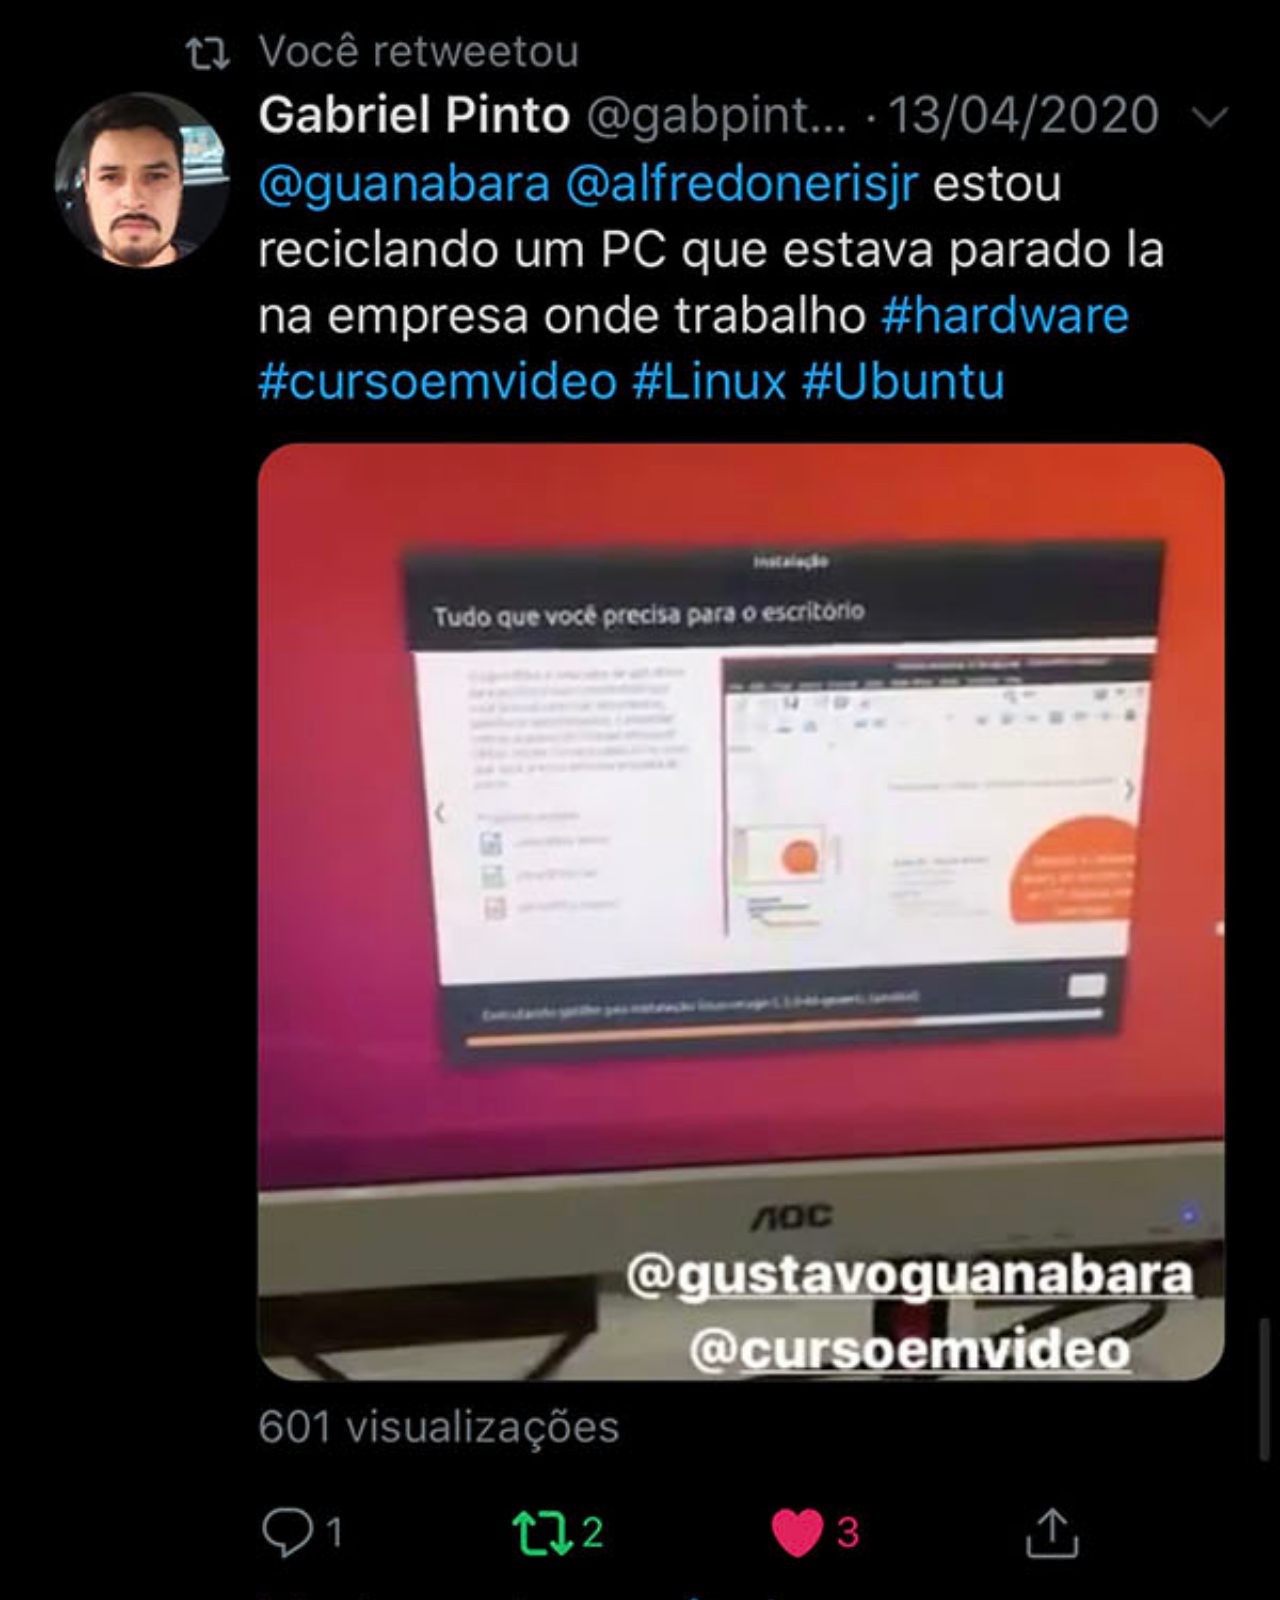
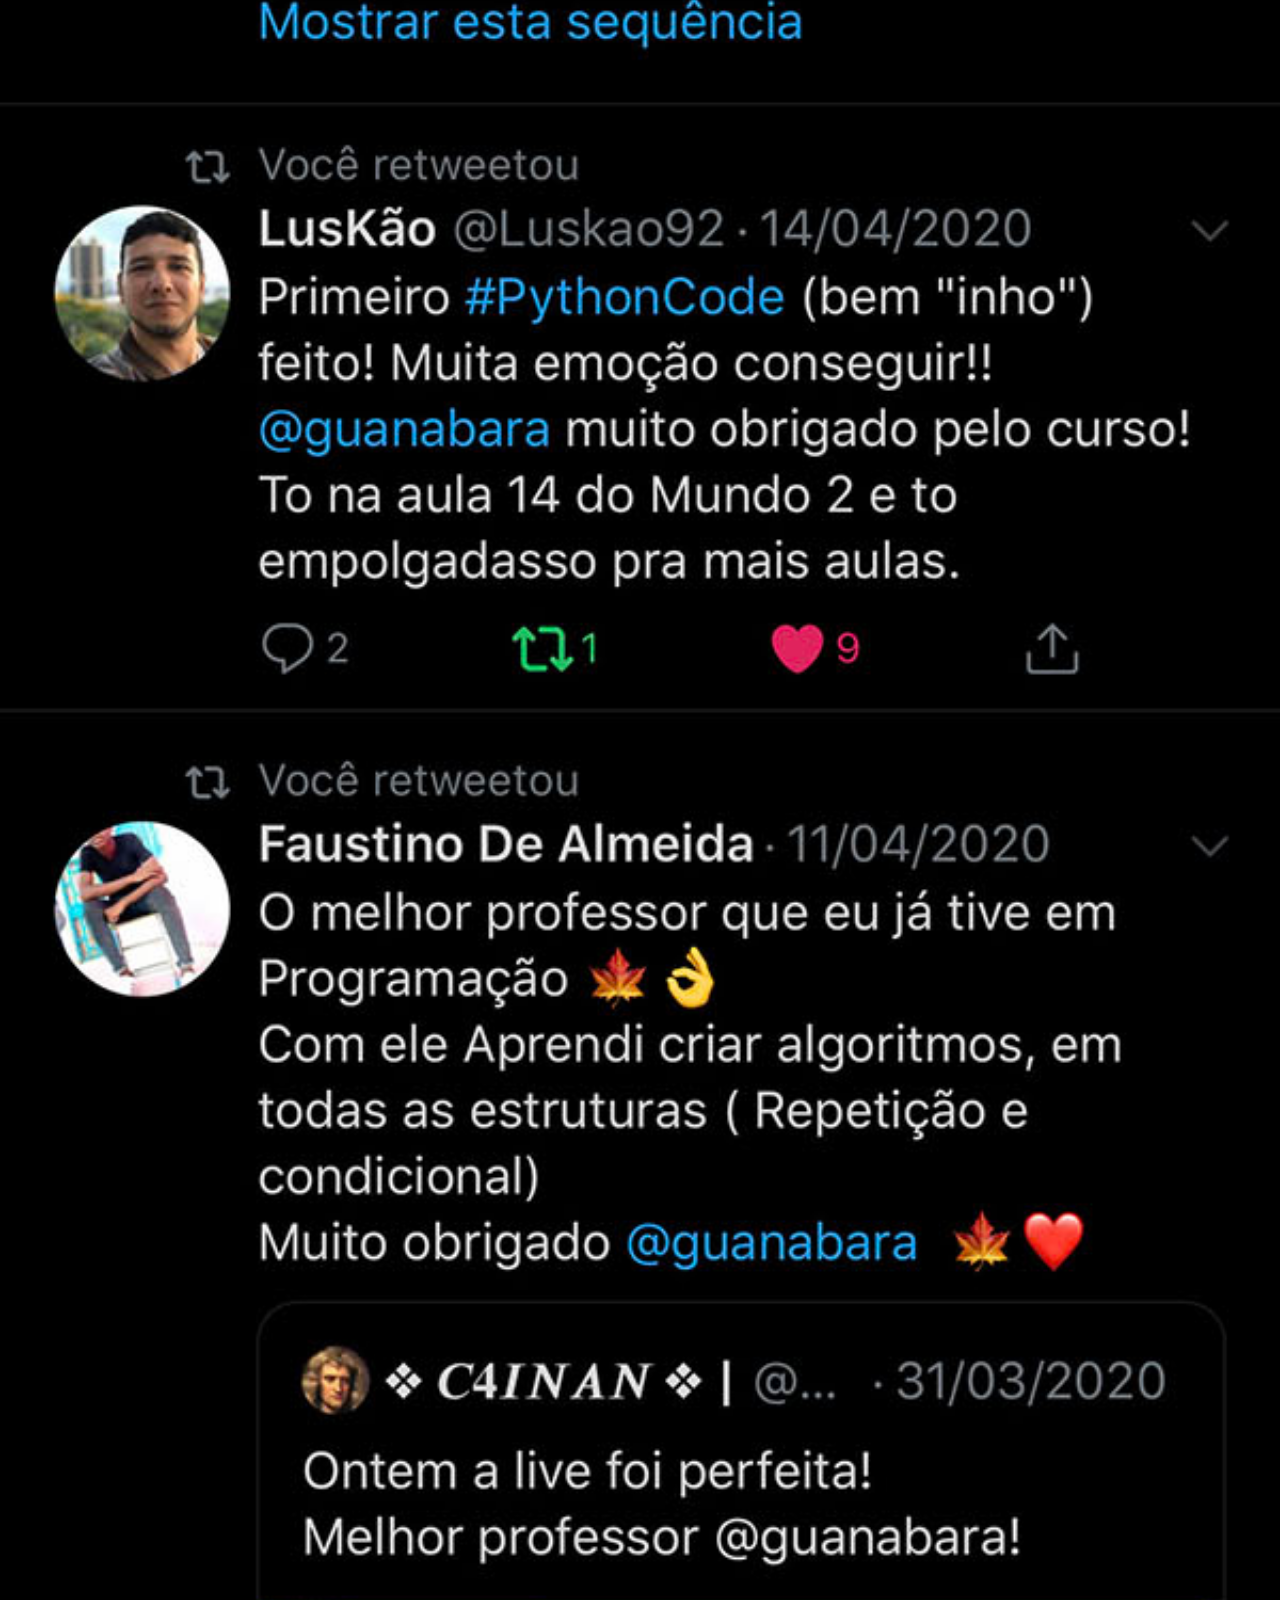
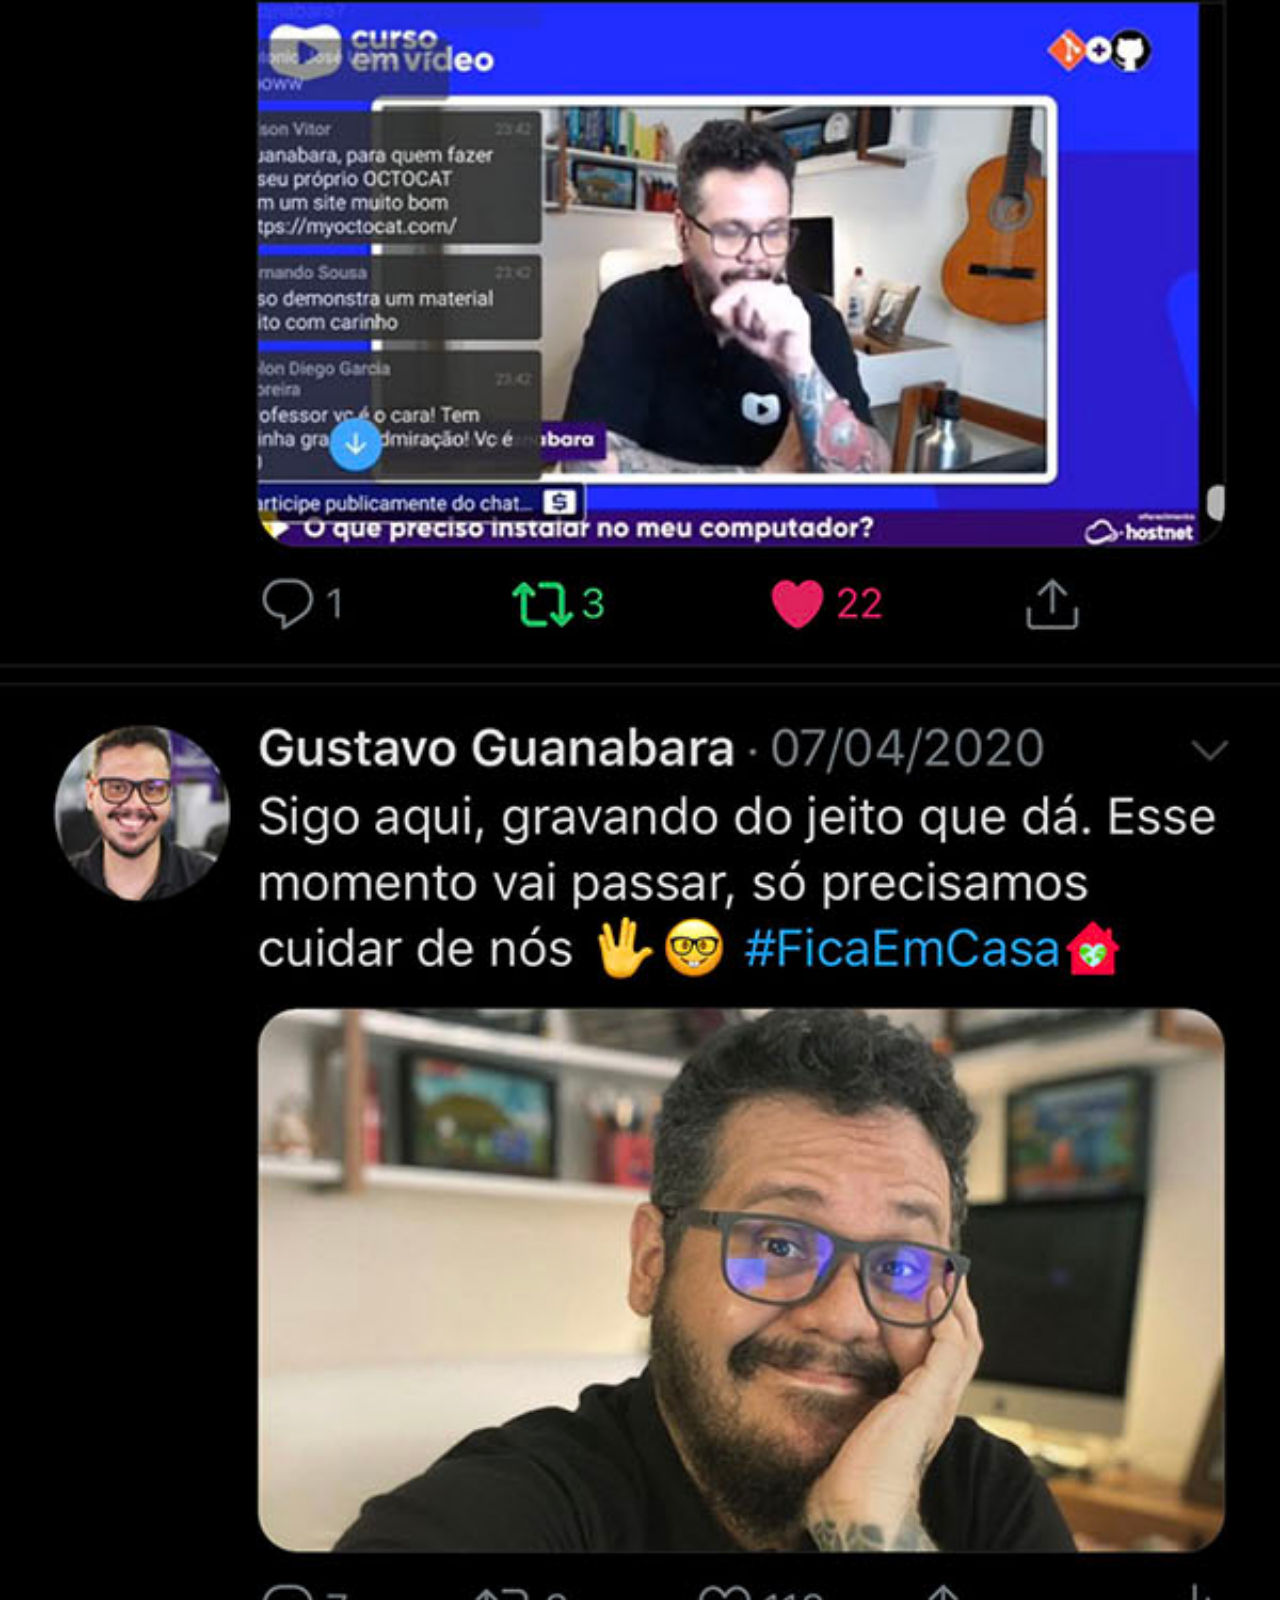
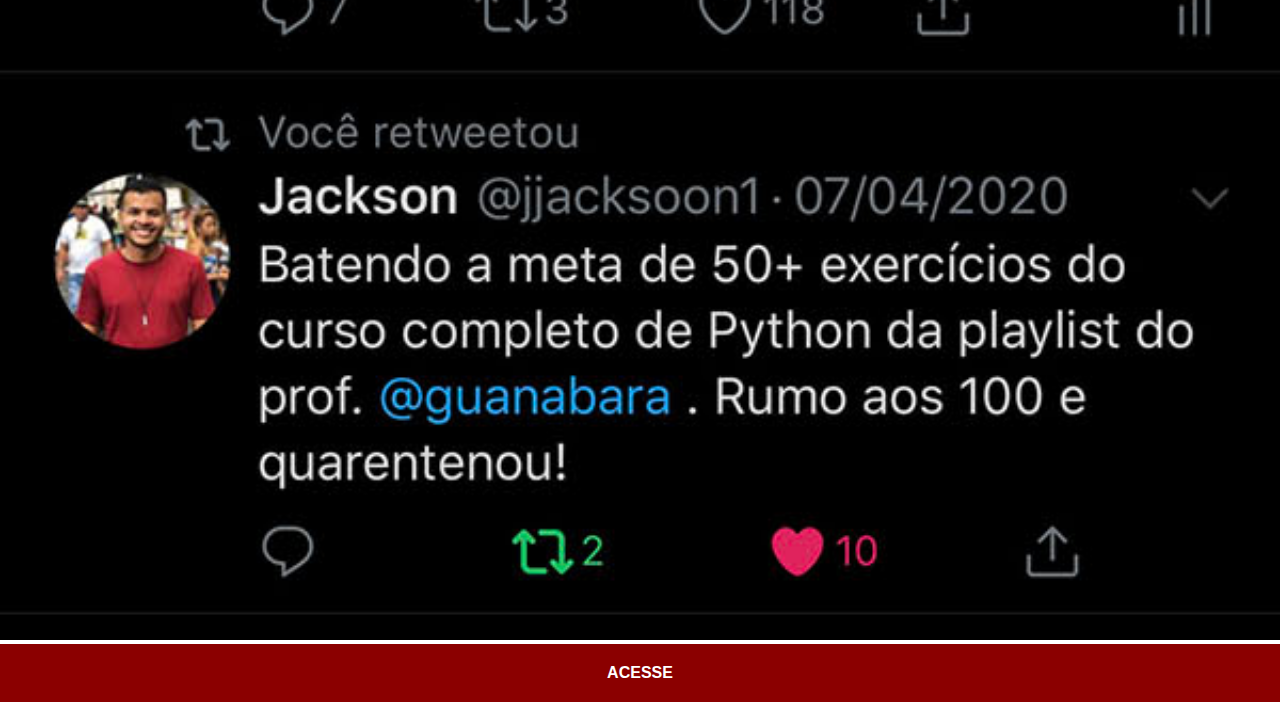
<file: twitter.html>
<!DOCTYPE html>
<html lang="pt-br">
<head>
    <meta charset="UTF-8">
    <meta name="viewport" content="width=device-width, initial-scale=1.0">
    <link rel="shortcut icon" href="cross.ico" type="image/x-icon">
    <link rel="stylesheet" href="social.css">
    <title>Twitter</title>
</head>
<body>
    <img src="imagens/tela-twitter.jpg" alt="twitter">
    <a href="https://twitter.com" target="_blank">ACESSE</a>
</body>
</html>
</file>
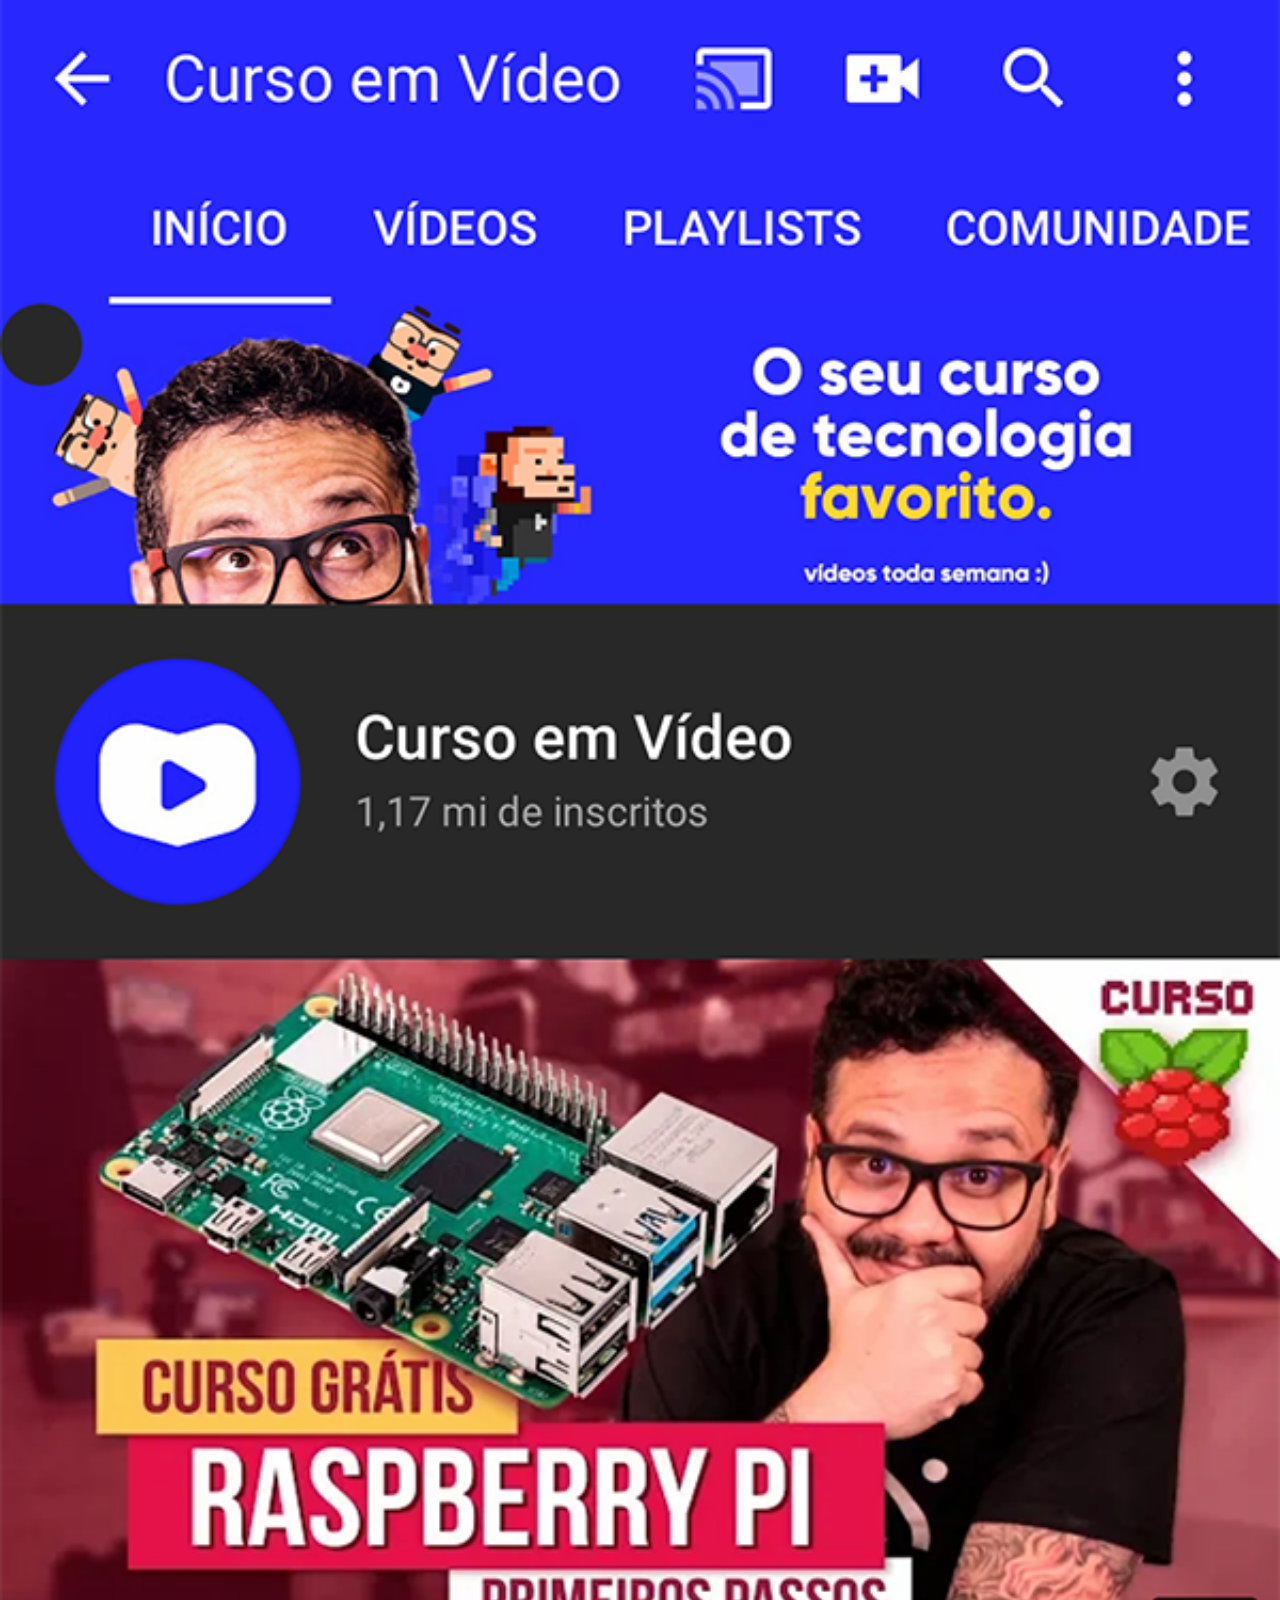
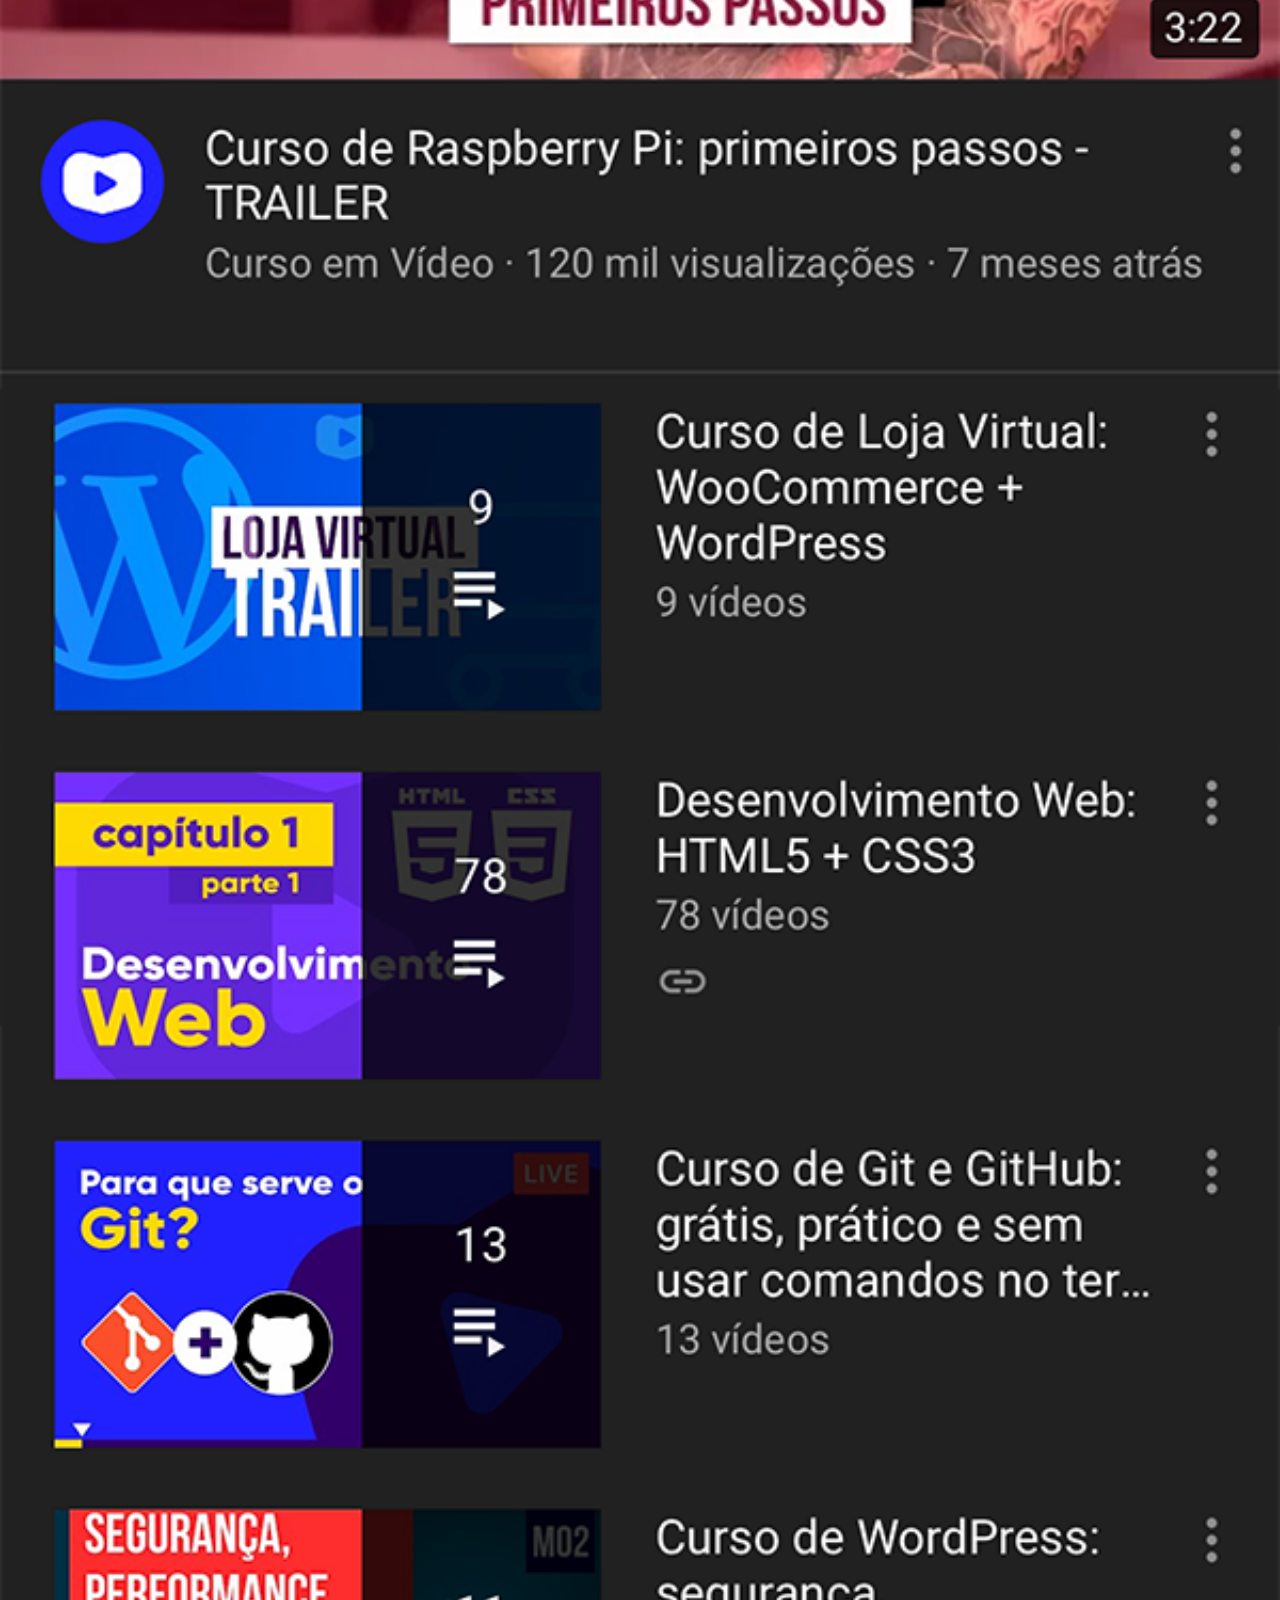
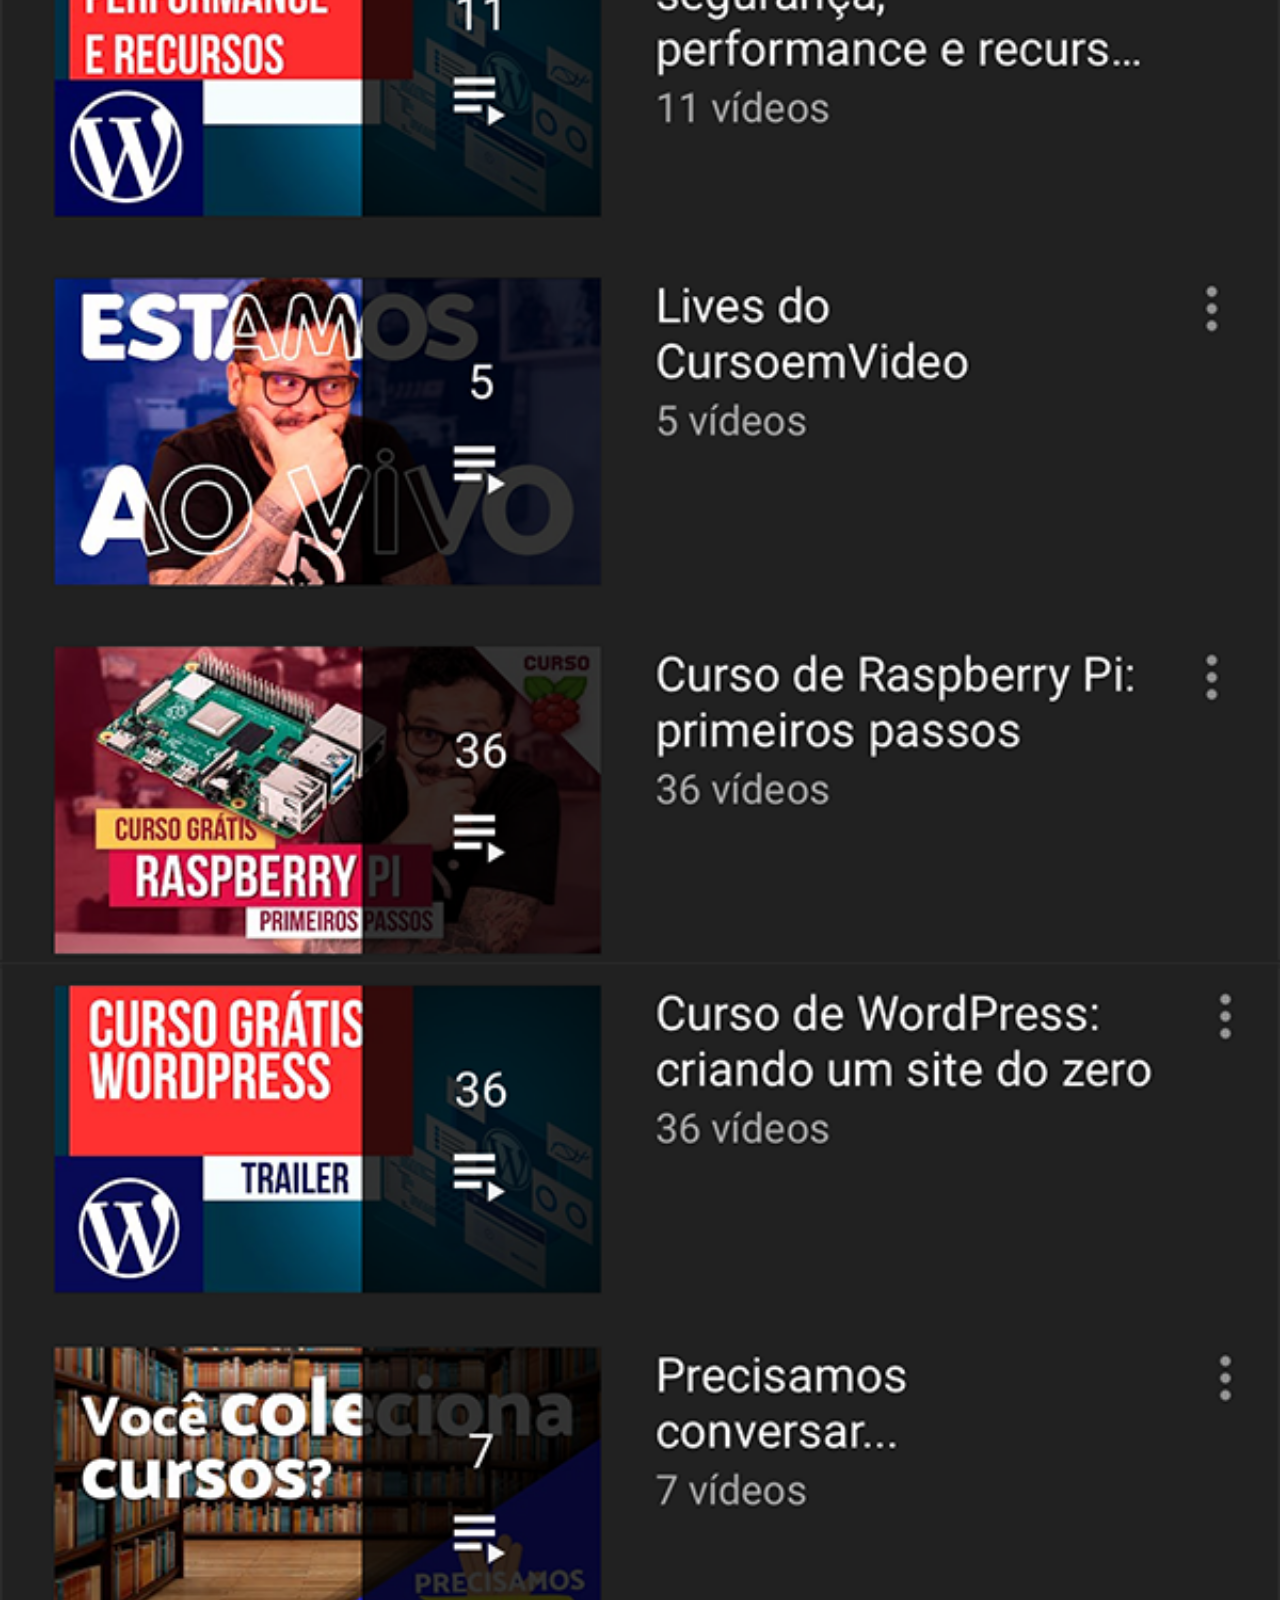
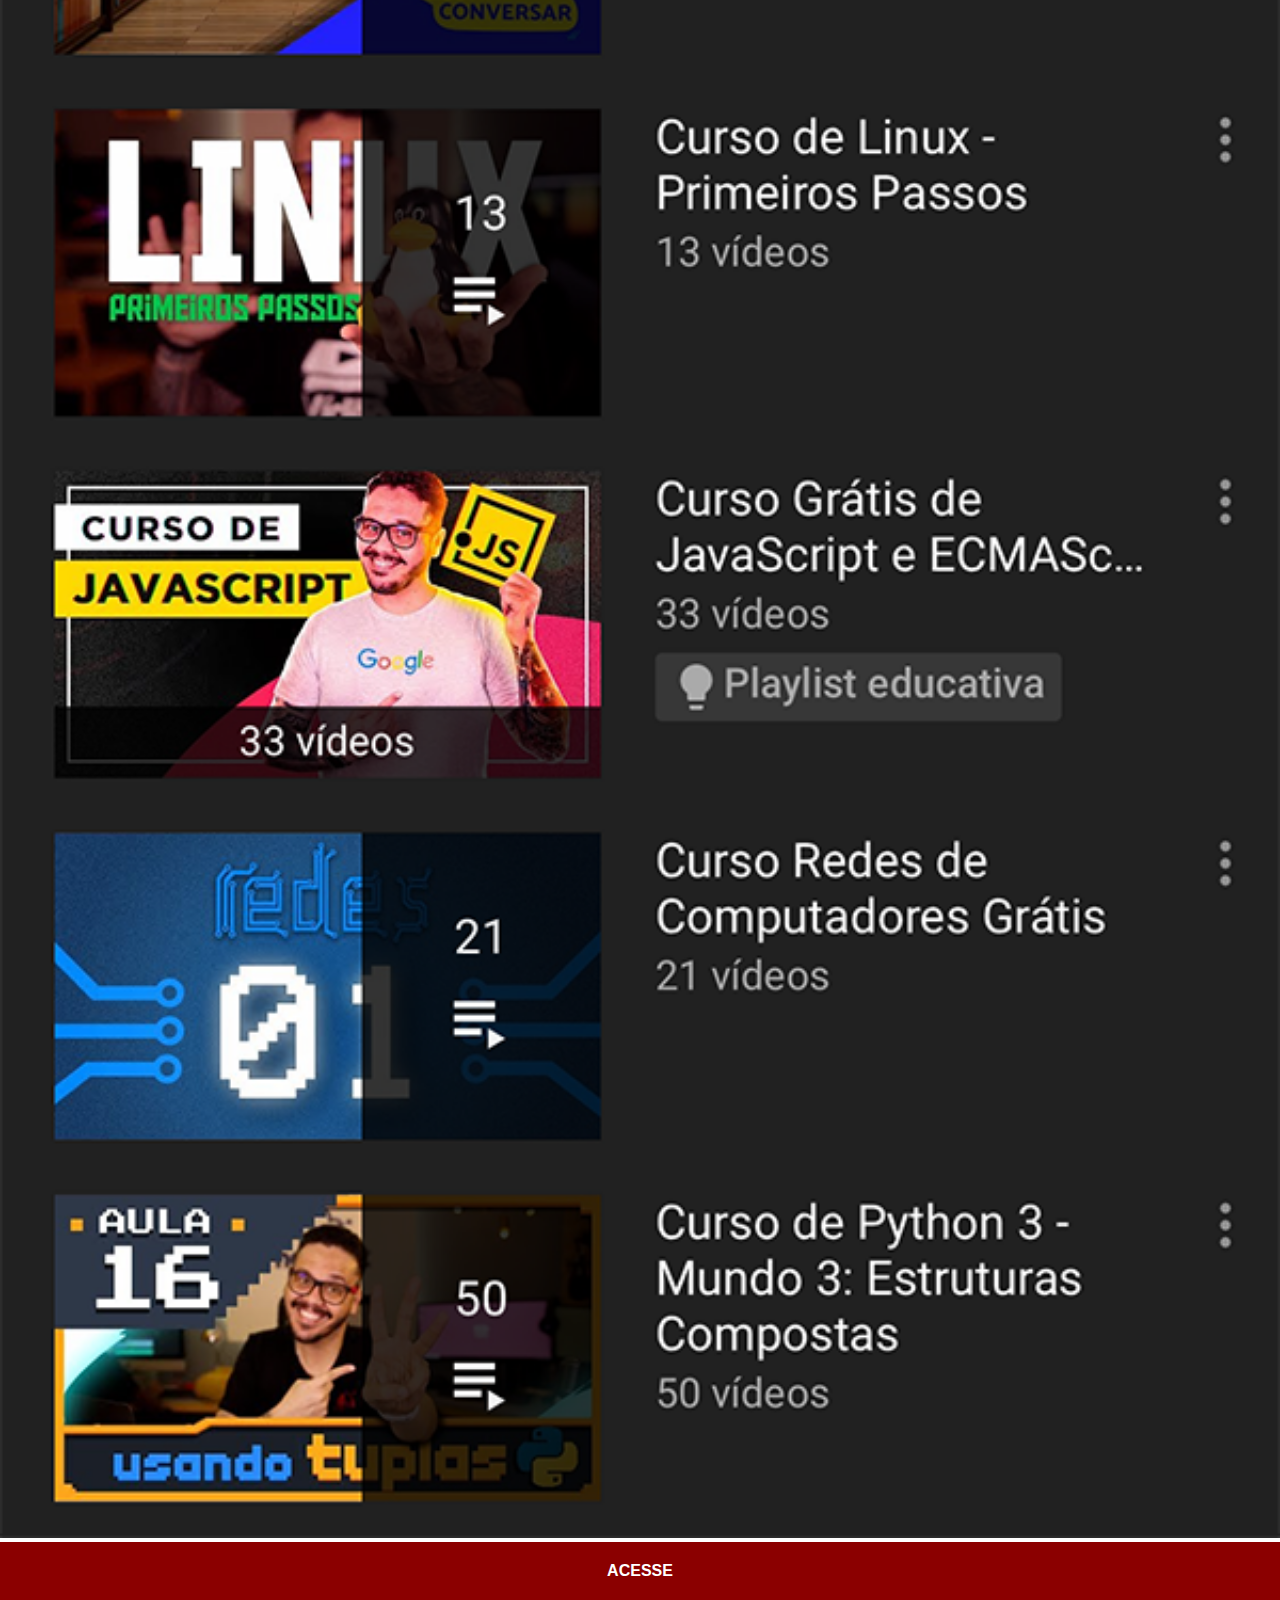
<file: youtube.html>
<!DOCTYPE html>
<html lang="pt-br">
<head>
    <meta charset="UTF-8">
    <meta name="viewport" content="width=device-width, initial-scale=1.0">
    <link rel="shortcut icon" href="cross.ico" type="image/x-icon">
    <link rel="stylesheet" href="social.css">
    <title>Youtube</title>
</head>
<body>
    <img src="imagens/tela-youtube.png" alt="youtube">
    <a href="https://www.youtube.com/user/cursoemvideo/playlists" target="_blank">ACESSE</a>
</body>
</html>
</file>
<file: style.css>
@charset "UTF-8";

* {
    margin: 0px;
    padding: 0px;
    font-family: Arial, Helvetica, sans-serif;
}

html,body {
    height: 100vh;
    width: 100vw;
    background-image: url(imagens/fundo-madeira.jpg);
    background-size: cover;
    background-repeat: no-repeat;
    background-attachment: fixed;
}
main {
    height: 95vh;
    position: relative;
}
section#telefone {
    position: absolute;
    top: 50%;
    left: 50%;
    transform: translate(-50%, -50%);
    height: 627px;
    width: 311px;
    background-image: url(imagens/frame-iphone.png);
    background-repeat: no-repeat;
}
iframe#tela {
    position: relative;
    top: 81px;
    left: 23px;
    width: 265px;
    height: 471px;

}

section#redes-sociais {
    text-align: right;
}

main > section#redes-sociais >  a > img {
    width: 50px;
    margin: 10px;
    border-radius: 50%;
    box-shadow: 2px 2px 3px 1px black;
    box-sizing: border-box;
    
}

section#redes-sociais > a >img:hover {
    border: 2px solid antiquewhite;
    transform: translate(-5px, -5px);
    box-shadow: 4px 4px 6px 2px black;
    transition: transform 1s, border 0.1s;
}
</file>
<file: social.css>
@charset "UTF-8";
* {
    padding: 0px;
    margin: 0px;
    font-family: Arial, Helvetica, sans-serif;
}

    ::-webkit-scrollbar {
    width: 0px;
    height: 0px;
} /*Desativa barra de rolagem*/

img {
    width: 100vw;

    }
a {
    display: block;
    background-color: darkred;
    padding: 20px;
    text-align: center;
    color: white;
    font-weight: bolder;
    text-decoration: none;
    }
a:hover {
    background-color: red;
    }
</file>
